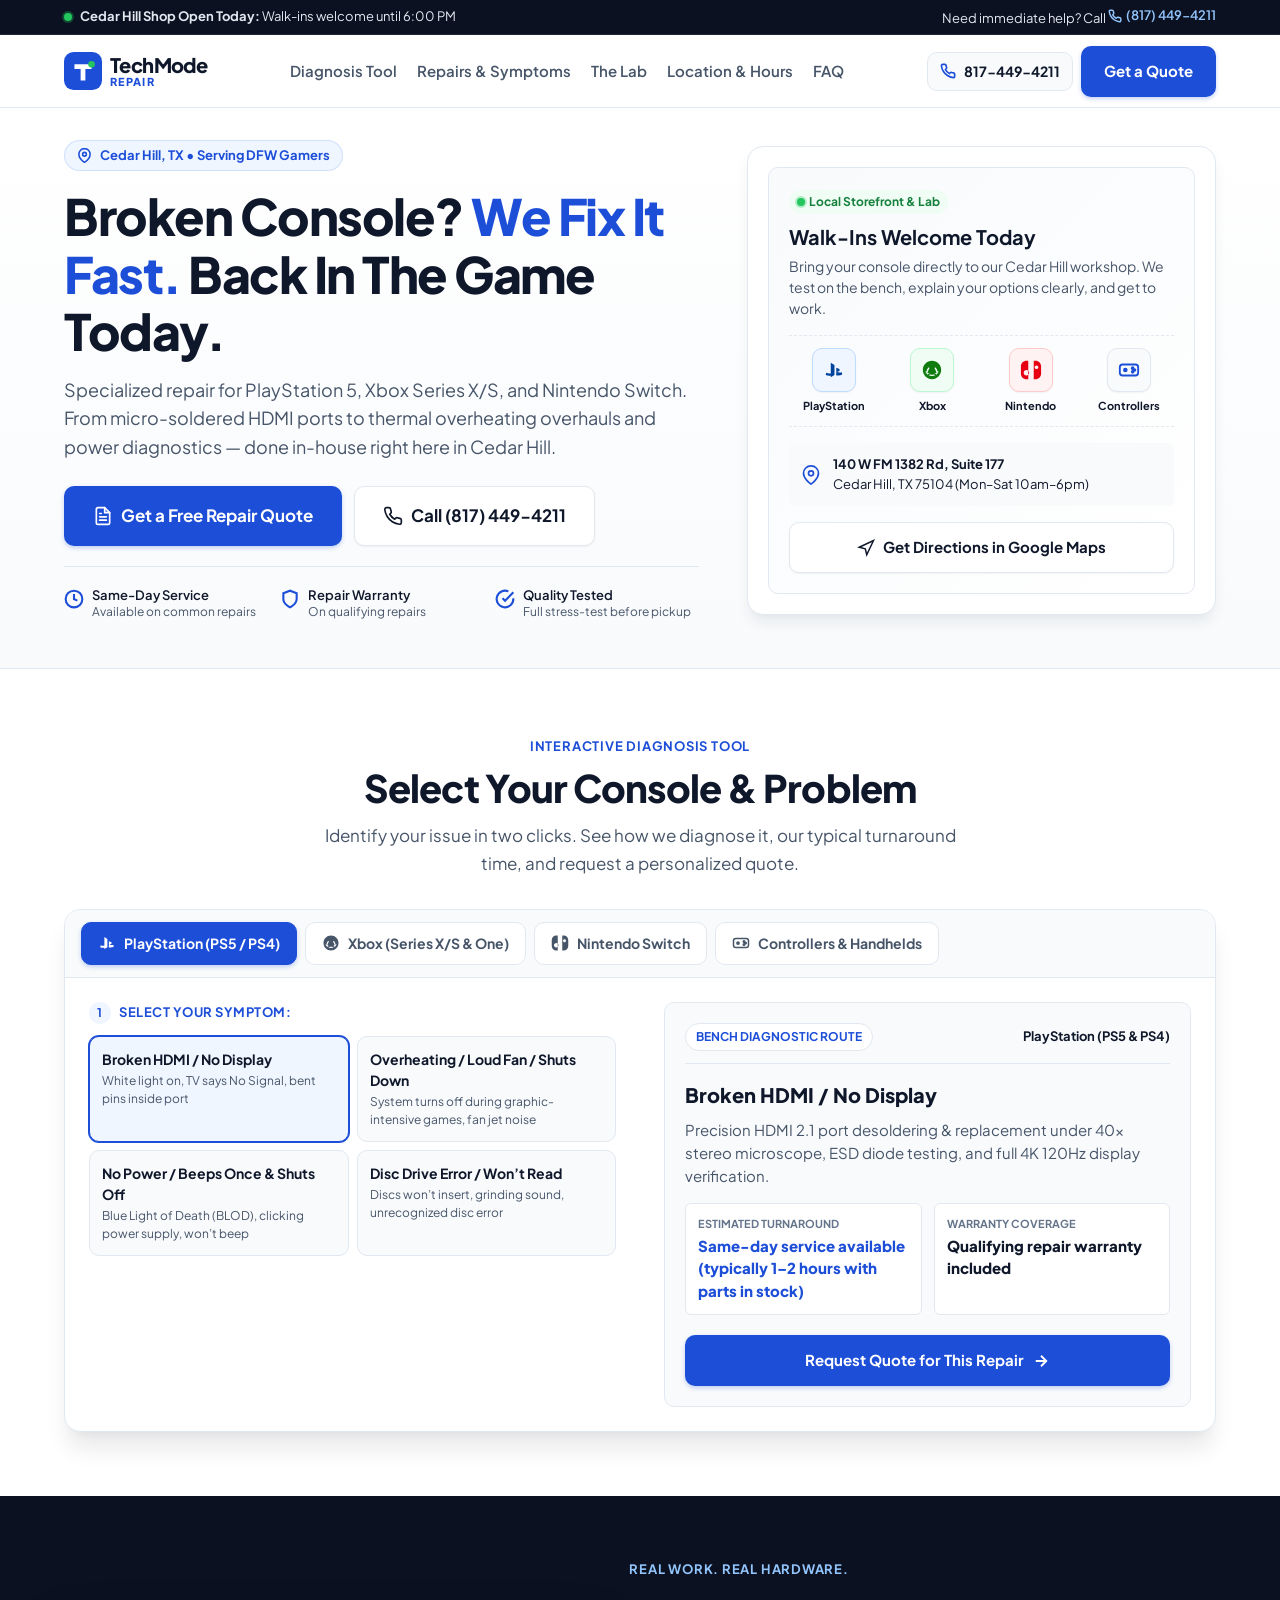
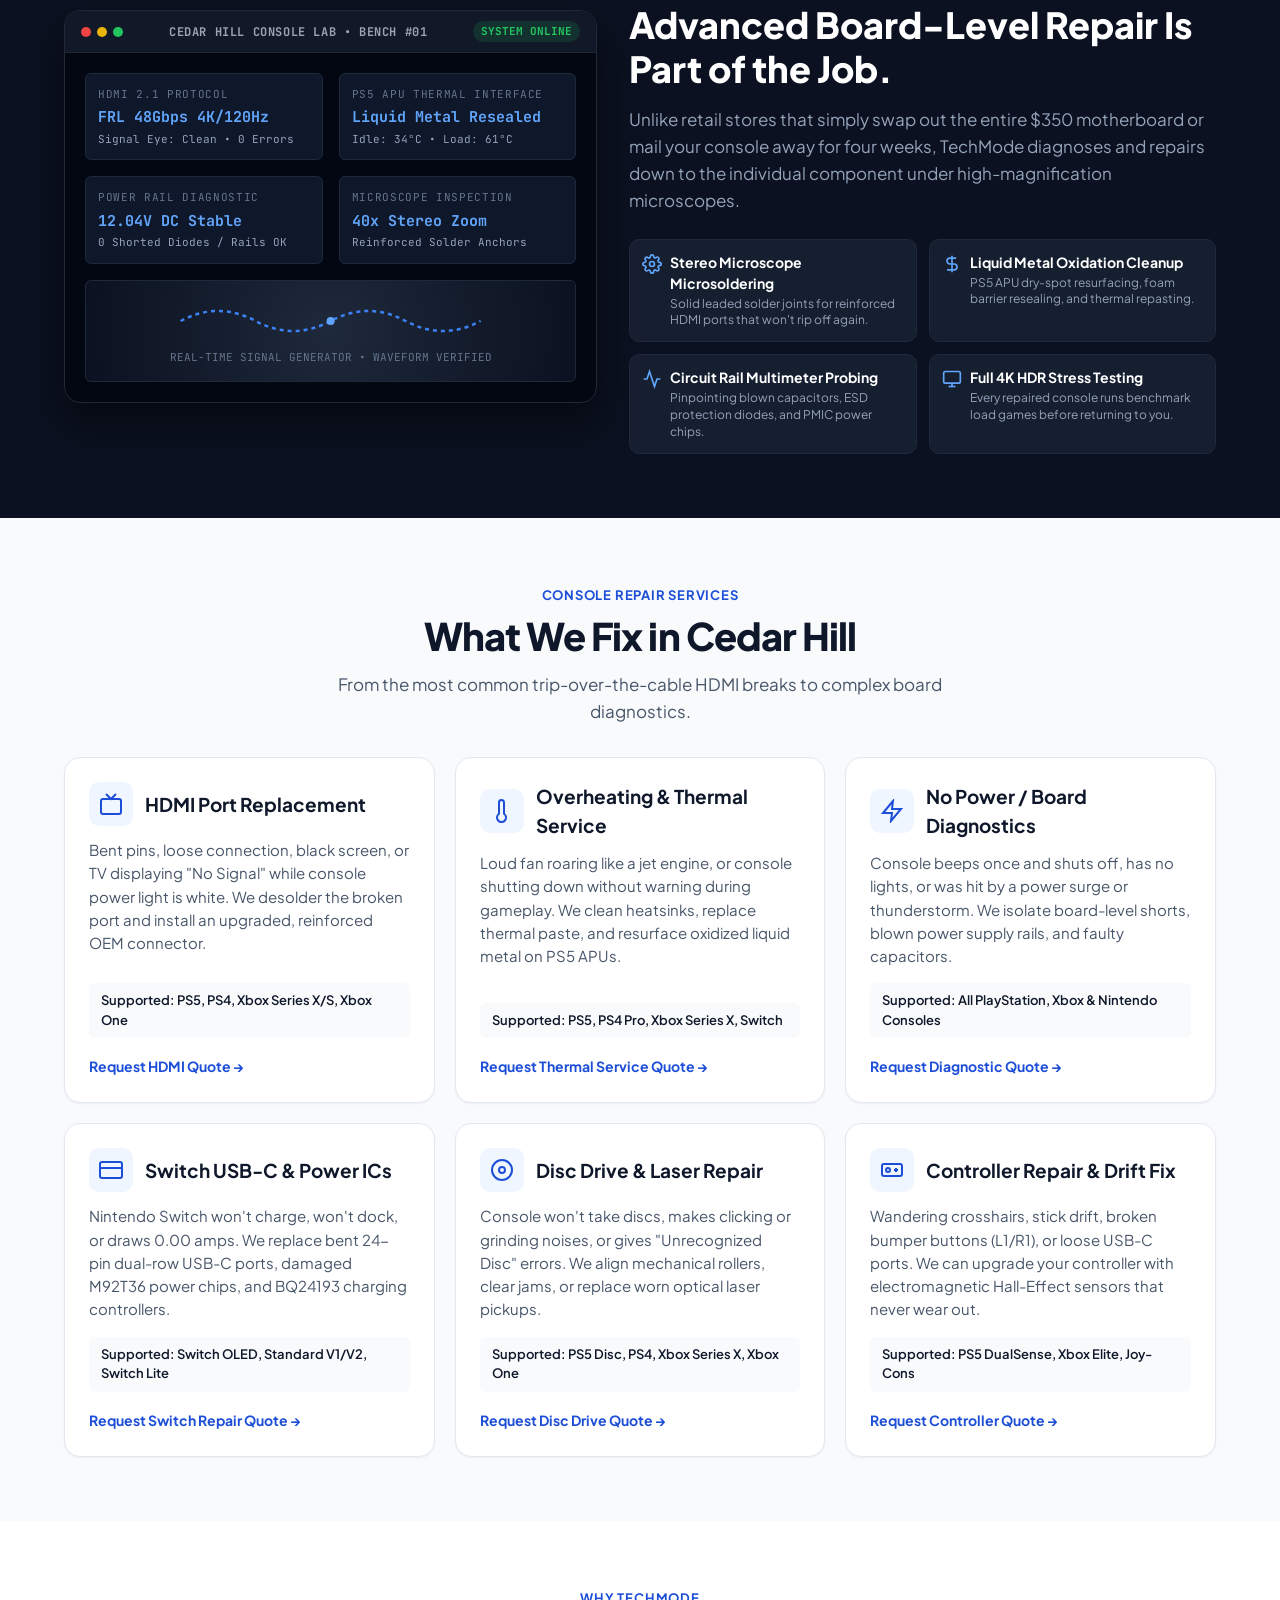
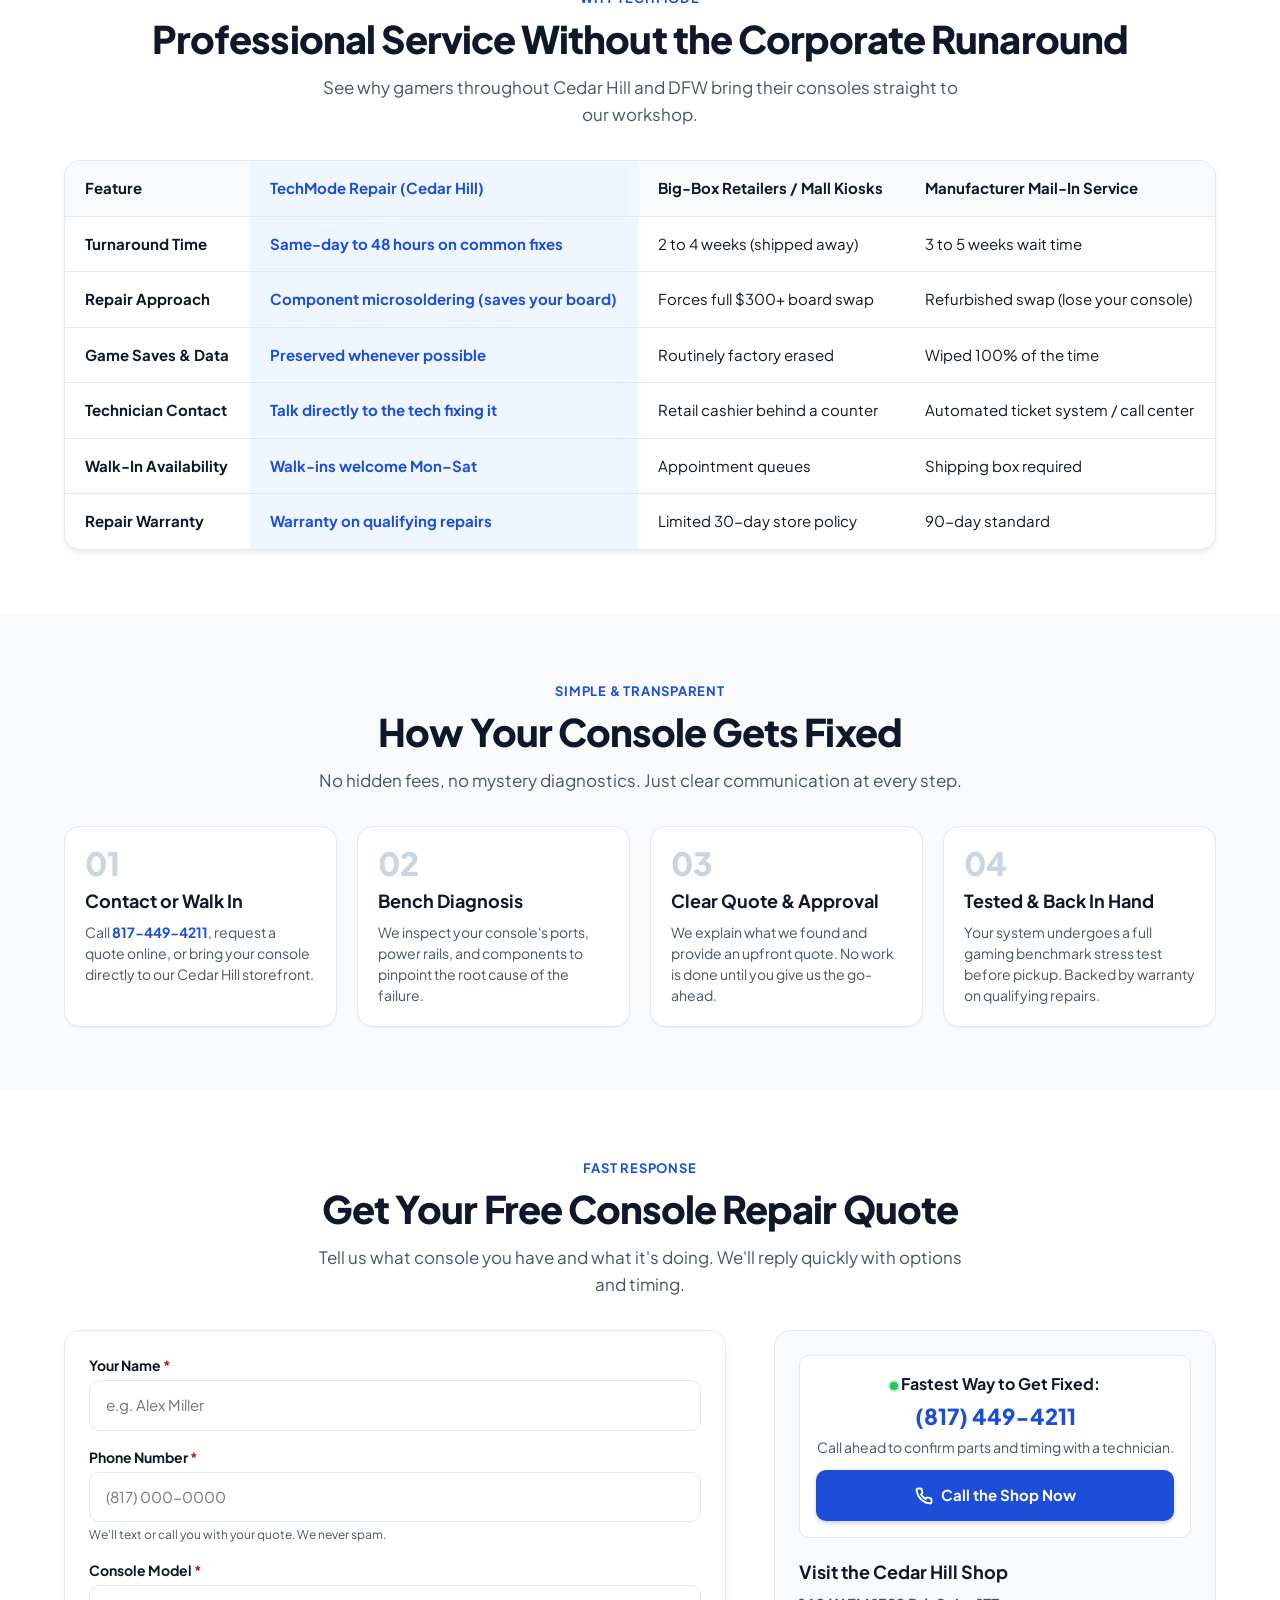
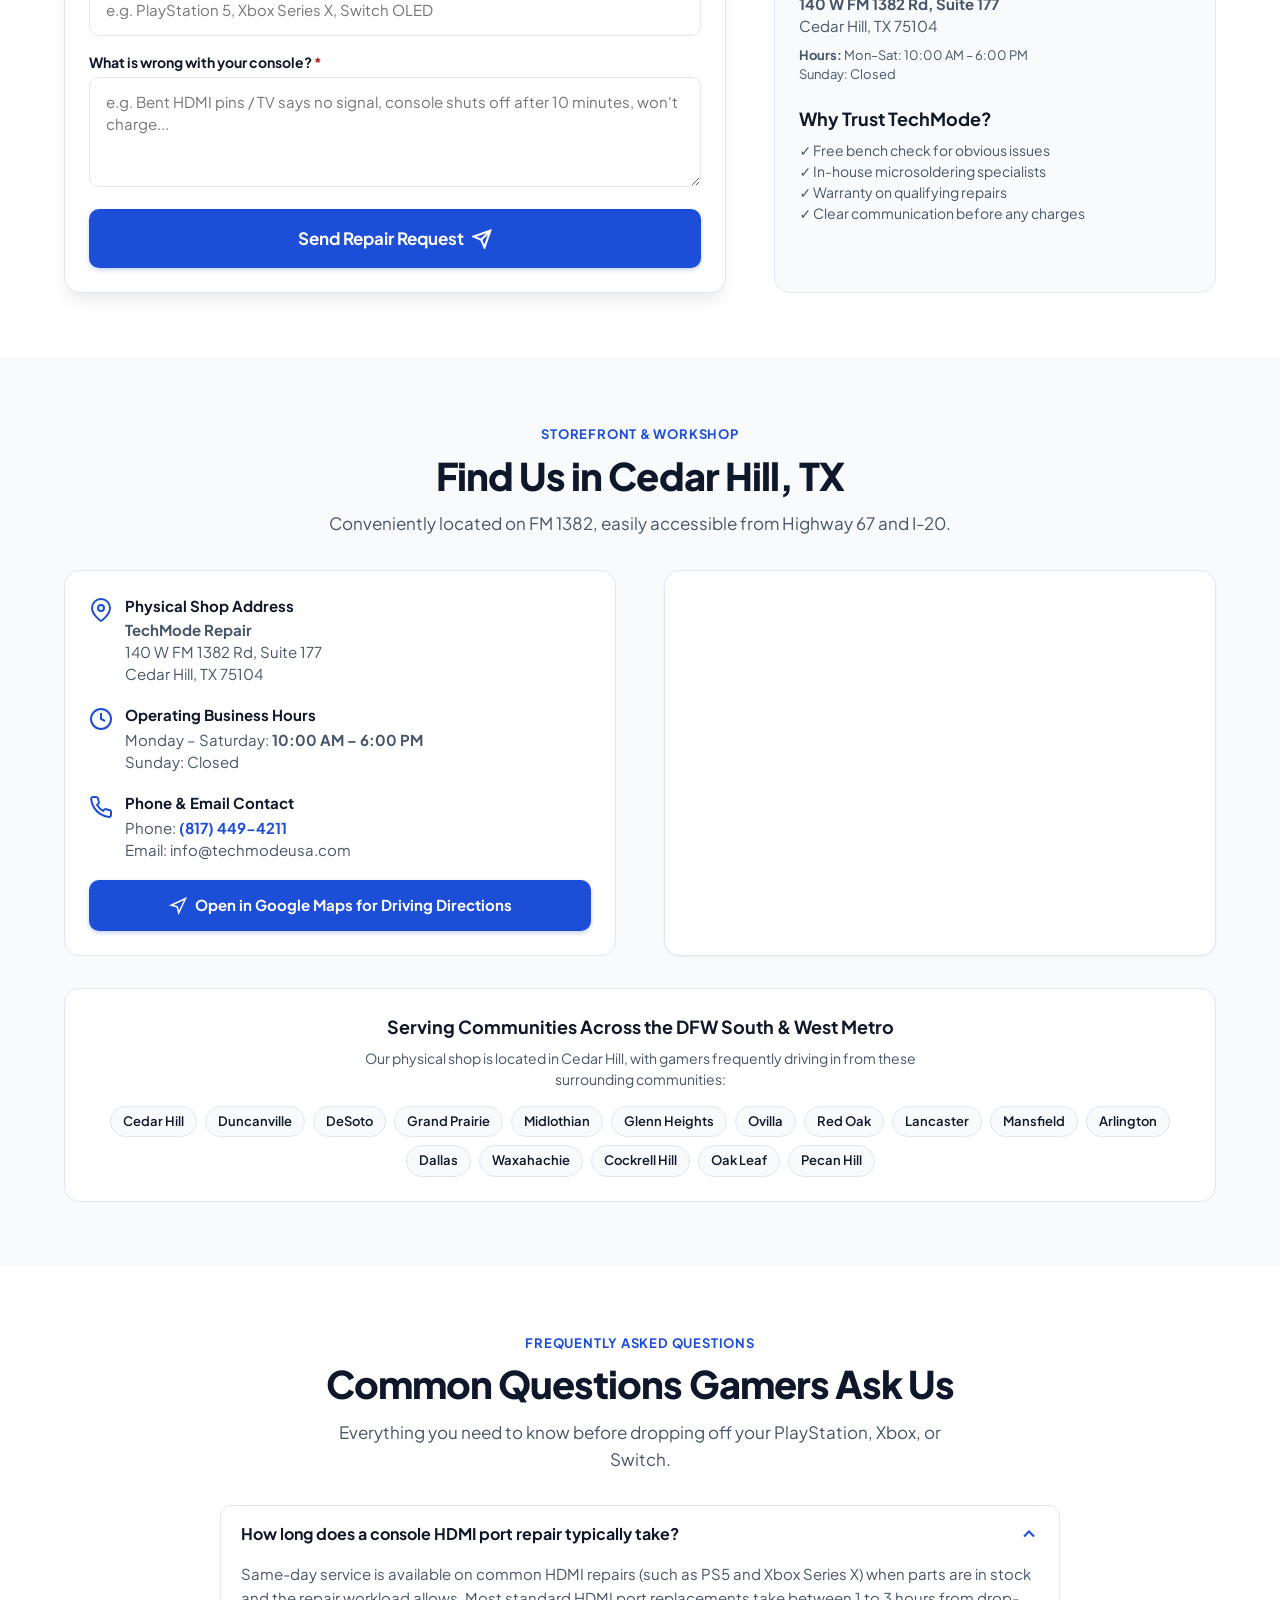
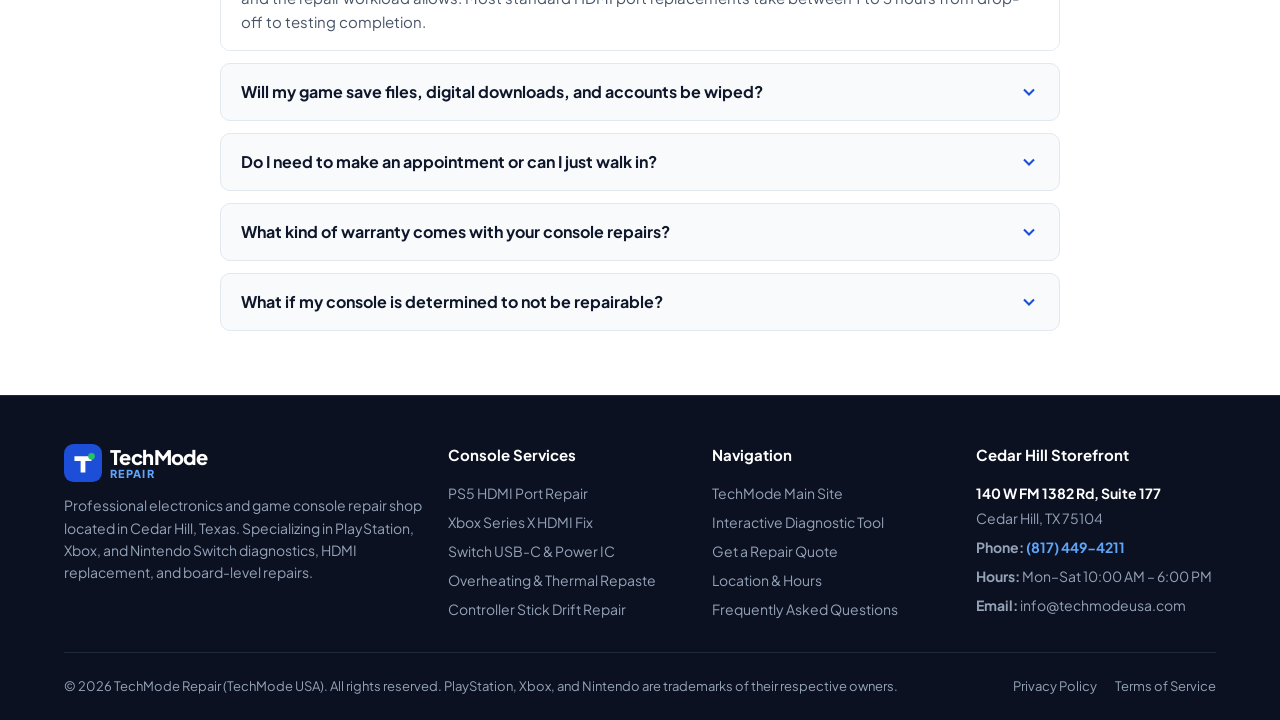
<file: index.html>
<!DOCTYPE html>
<html lang="en">

<head>
  <meta charset="UTF-8">
  <meta name="viewport" content="width=device-width, initial-scale=1.0">
  <title>Game Console Repair Near Me | TechMode Repair — Cedar Hill, TX</title>
  <meta name="description"
    content="Fast, expert game console repair in Cedar Hill, TX. PS5, Xbox Series X/S & Nintendo Switch repairs. Same-day HDMI port fixes, overheating cleaning, and board-level repairs. Walk-ins welcome at 140 W FM 1382 Ste 177 or call 817-449-4211.">
  <link rel="canonical" href="https://techmodeusa.com/game-console-repair-near-me/">

  <!-- Open Graph / Meta -->
  <meta property="og:type" content="website">
  <meta property="og:title" content="Game Console Repair Near Me | TechMode Repair — Cedar Hill, TX">
  <meta property="og:description"
    content="Fast, reliable console repair for PlayStation, Xbox, and Nintendo Switch in Cedar Hill, TX. Same-day HDMI port repair, liquid metal cleaning & board-level work.">
  <meta property="og:image" content="https://techmodeusa.com/wp-content/uploads/2025/11/cropped-TechMode-Repair.png">
  <meta property="og:url" content="https://techmodeusa.com/game-console-repair-near-me/">

  <!-- Favicon -->
  <link rel="icon" type="image/png"
    href="https://techmodeusa.com/wp-content/uploads/2025/11/cropped-TechMode-Repair.png">

  <!-- Google Fonts: Plus Jakarta Sans -->
  <link rel="preconnect" href="https://fonts.googleapis.com">
  <link rel="preconnect" href="https://fonts.gstatic.com" crossorigin>
  <link
    href="https://fonts.googleapis.com/css2?family=Plus+Jakarta+Sans:wght@400;500;600;700;800&family=JetBrains+Mono:wght@500;700&display=swap"
    rel="stylesheet">

  <!-- Custom Stylesheet -->
  <link rel="stylesheet" href="css/style.css">

  <!-- LocalBusiness Schema.org JSON-LD -->
  <script type="application/ld+json">
  {
    "@context": "https://schema.org",
    "@type": "ElectronicsStore",
    "@id": "https://techmodeusa.com/#organization",
    "name": "TechMode Repair",
    "url": "https://techmodeusa.com/",
    "telephone": "+1-817-449-4211",
    "email": "info@techmodeusa.com",
    "priceRange": "$$",
    "description": "Professional game console repair for PlayStation, Xbox, Nintendo Switch, and controllers in Cedar Hill, Texas.",
    "address": {
      "@type": "PostalAddress",
      "streetAddress": "140 W FM 1382 Ste 177",
      "addressLocality": "Cedar Hill",
      "addressRegion": "TX",
      "postalCode": "75104",
      "addressCountry": "US"
    },
    "geo": {
      "@type": "GeoCoordinates",
      "latitude": 32.5994841,
      "longitude": -96.944166
    },
    "openingHoursSpecification": [
      {
        "@type": "OpeningHoursSpecification",
        "dayOfWeek": ["Monday", "Tuesday", "Wednesday", "Thursday", "Friday", "Saturday"],
        "opens": "10:00",
        "closes": "18:00"
      }
    ],
    "areaServed": [
      "Cedar Hill", "Duncanville", "DeSoto", "Grand Prairie", 
      "Midlothian", "Glenn Heights", "Ovilla", "Red Oak", 
      "Lancaster", "Mansfield", "Arlington", "Dallas", "Waxahachie"
    ]
  }
  </script>

  <!-- Google tag (gtag.js) -->
  <script async src="https://www.googletagmanager.com/gtag/js?id=AW-18546773810"></script>
  <script>
    window.dataLayer = window.dataLayer || [];
    function gtag() { dataLayer.push(arguments); }
    gtag('js', new Date());

    gtag('config', 'AW-18546773810');
  </script>

  <!-- Google Ads Conversion Tracking (Unified Call & Quote) -->
  <script>
    function gtag_report_conversion(url) {
      var callback = function () {
        if (typeof(url) != 'undefined' && url) {
          window.location = url;
        }
      };

      // Automatically route to Call conversion for tel: links, or Quote conversion otherwise
      var sendToId = (typeof(url) === 'string' && url.indexOf('tel:') === 0)
        ? 'AW-18546773810/QrmUCICQkq8dELKe5YtF'   // Click to call conversion
        : 'AW-18546773810/WEBgCOeCmq8dELKe5YtF';  // Quote request conversion

      if (typeof gtag === 'function') {
        gtag('event', 'conversion', {
          'send_to': sendToId,
          'value': 1.0,
          'currency': 'USD',
          'event_callback': callback
        });
      } else if (typeof(url) != 'undefined' && url) {
        window.location = url;
      }
      return false;
    }

    // Direct alias for call conversion
    var gtag_report_call_conversion = gtag_report_conversion;
  </script>
</head>

<body>

  <!-- ========================================================================
       1. TOP ANNOUNCEMENT & STATUS BAR
       ======================================================================== -->
  <aside class="top-status-bar" aria-label="Shop announcement">
    <div class="container">
      <div class="status-bar-inner">
        <div class="status-pill">
          <span class="status-dot"></span>
          <span><strong>Cedar Hill Shop Open Today:</strong> Walk-ins welcome until 6:00 PM</span>
        </div>
        <div class="status-bar-contact-hint">
          <span>Need immediate help? Call </span>
          <a href="tel:+18174494211" onclick="return gtag_report_conversion('tel:+18174494211');" class="status-phone">
            <svg width="14" height="14" viewBox="0 0 24 24" fill="none" stroke="currentColor" stroke-width="2.5"
              stroke-linecap="round" stroke-linejoin="round">
              <path
                d="M22 16.92v3a2 2 0 0 1-2.18 2 19.79 19.79 0 0 1-8.63-3.07 19.5 19.5 0 0 1-6-6 19.79 19.79 0 0 1-3.07-8.67A2 2 0 0 1 4.11 2h3a2 2 0 0 1 2 1.72 12.84 12.84 0 0 0 .7 2.81 2 2 0 0 1-.45 2.11L8.09 9.91a16 16 0 0 0 6 6l1.27-1.27a2 2 0 0 1 2.11-.45 12.84 12.84 0 0 0 2.81.7A2 2 0 0 1 22 16.92z">
              </path>
            </svg>
            (817) 449-4211
          </a>
        </div>
      </div>
    </div>
  </aside>

  <!-- ========================================================================
       2. HEADER & NAVIGATION
       ======================================================================== -->
  <header class="site-header" role="banner">
    <div class="container">
      <div class="header-inner">
        <!-- Brand Logo (Pure Vector SVG - 100% Reliable & Retina Sharp) -->
        <a href="#hero" class="brand-wrapper" aria-label="TechMode Repair Home">
          <svg class="brand-logo-svg" viewBox="0 0 40 40" fill="none" xmlns="http://www.w3.org/2000/svg"
            aria-hidden="true">
            <rect width="40" height="40" rx="10" fill="#1D4ED8" />
            <path d="M11 13H29V18H22.5V30H17.5V18H11V13Z" fill="#FFFFFF" />
            <circle cx="29" cy="13" r="3.5" fill="#22C55E" />
          </svg>
          <div class="brand-text-block">
            <span class="brand-name">TechMode</span>
            <span class="brand-sub">REPAIR</span>
          </div>
        </a>

        <!-- Desktop Quick Nav -->
        <nav class="desktop-nav" aria-label="Primary navigation">
          <a href="#triage" class="nav-link">Diagnosis Tool</a>
          <a href="#services" class="nav-link">Repairs &amp; Symptoms</a>
          <a href="#workbench" class="nav-link">The Lab</a>
          <a href="#location" class="nav-link">Location &amp; Hours</a>
          <a href="#faq" class="nav-link">FAQ</a>
        </nav>

        <!-- Header Actions -->
        <div class="header-actions">
          <a href="tel:+18174494211" onclick="return gtag_report_conversion('tel:+18174494211');" class="header-phone-btn" title="Call our Cedar Hill workshop">
            <svg width="16" height="16" viewBox="0 0 24 24" fill="none" stroke="currentColor" stroke-width="2.5"
              stroke-linecap="round" stroke-linejoin="round">
              <path
                d="M22 16.92v3a2 2 0 0 1-2.18 2 19.79 19.79 0 0 1-8.63-3.07 19.5 19.5 0 0 1-6-6 19.79 19.79 0 0 1-3.07-8.67A2 2 0 0 1 4.11 2h3a2 2 0 0 1 2 1.72 12.84 12.84 0 0 0 .7 2.81 2 2 0 0 1-.45 2.11L8.09 9.91a16 16 0 0 0 6 6l1.27-1.27a2 2 0 0 1 2.11-.45 12.84 12.84 0 0 0 2.81.7A2 2 0 0 1 22 16.92z">
              </path>
            </svg>
            <span>817-449-4211</span>
          </a>
          <a href="#quote-form" class="btn btn-primary header-quote-btn" onclick="return gtag_report_conversion('#quote-form');">
            Get a Quote
          </a>
        </div>
      </div>
    </div>
  </header>

  <!-- ========================================================================
       3. HERO SECTION (High-Intent Conversion for Google Ads)
       ======================================================================== -->
  <section class="hero-section" id="hero">
    <div class="container">
      <div class="hero-grid">
        <!-- Hero Text -->
        <div class="hero-content">
          <div class="location-tag">
            <svg width="15" height="15" viewBox="0 0 24 24" fill="none" stroke="currentColor" stroke-width="2.5"
              stroke-linecap="round" stroke-linejoin="round">
              <path d="M21 10c0 7-9 13-9 13s-9-6-9-13a9 9 0 0 1 18 0z"></path>
              <circle cx="12" cy="10" r="3"></circle>
            </svg>
            <span>Cedar Hill, TX • Serving DFW Gamers</span>
          </div>

          <h1 class="hero-title">
            Broken Console? <span>We Fix It Fast.</span> Back In The Game Today.
          </h1>

          <p class="hero-lead">
            Specialized repair for PlayStation 5, Xbox Series X/S, and Nintendo Switch. From micro-soldered HDMI ports
            to thermal overheating overhauls and power diagnostics — done in-house right here in Cedar Hill.
          </p>

          <div class="hero-cta-group">
            <a href="#quote-form" class="btn btn-primary btn-lg" onclick="return gtag_report_conversion('#quote-form');">
              <svg width="20" height="20" viewBox="0 0 24 24" fill="none" stroke="currentColor" stroke-width="2"
                stroke-linecap="round" stroke-linejoin="round">
                <path d="M14 2H6a2 2 0 0 0-2 2v16a2 2 0 0 0 2 2h12a2 2 0 0 0 2-2V8z"></path>
                <polyline points="14 2 14 8 20 8"></polyline>
                <line x1="16" y1="13" x2="8" y2="13"></line>
                <line x1="16" y1="17" x2="8" y2="17"></line>
                <polyline points="10 9 9 9 8 9"></polyline>
              </svg>
              Get a Free Repair Quote
            </a>
            <a href="tel:+18174494211" onclick="return gtag_report_conversion('tel:+18174494211');" class="btn btn-secondary btn-lg">
              <svg width="20" height="20" viewBox="0 0 24 24" fill="none" stroke="currentColor" stroke-width="2"
                stroke-linecap="round" stroke-linejoin="round">
                <path
                  d="M22 16.92v3a2 2 0 0 1-2.18 2 19.79 19.79 0 0 1-8.63-3.07 19.5 19.5 0 0 1-6-6 19.79 19.79 0 0 1-3.07-8.67A2 2 0 0 1 4.11 2h3a2 2 0 0 1 2 1.72 12.84 12.84 0 0 0 .7 2.81 2 2 0 0 1-.45 2.11L8.09 9.91a16 16 0 0 0 6 6l1.27-1.27a2 2 0 0 1 2.11-.45 12.84 12.84 0 0 0 2.81.7A2 2 0 0 1 22 16.92z">
                </path>
              </svg>
              Call (817) 449-4211
            </a>
          </div>

          <!-- Micro Trust Proof -->
          <div class="hero-trust-row">
            <div class="trust-item">
              <svg class="trust-icon" viewBox="0 0 24 24" fill="none" stroke="currentColor" stroke-width="2.5">
                <circle cx="12" cy="12" r="10"></circle>
                <polyline points="12 6 12 12 16 14"></polyline>
              </svg>
              <div class="trust-text">
                Same-Day Service
                <span>Available on common repairs</span>
              </div>
            </div>
            <div class="trust-item">
              <svg class="trust-icon" viewBox="0 0 24 24" fill="none" stroke="currentColor" stroke-width="2.5">
                <path d="M12 22s8-4 8-10V5l-8-3-8 3v7c0 6 8 10 8 10z"></path>
              </svg>
              <div class="trust-text">
                Repair Warranty
                <span>On qualifying repairs</span>
              </div>
            </div>
            <div class="trust-item">
              <svg class="trust-icon" viewBox="0 0 24 24" fill="none" stroke="currentColor" stroke-width="2.5">
                <path d="M22 11.08V12a10 10 0 1 1-5.93-9.14"></path>
                <polyline points="22 4 12 14.01 9 11.01"></polyline>
              </svg>
              <div class="trust-text">
                Quality Tested
                <span>Full stress-test before pickup</span>
              </div>
            </div>
          </div>
        </div>

        <!-- Hero Intake / Storefront Card -->
        <div class="hero-visual-card">
          <div class="quick-intake-card">
            <div class="intake-badge">
              <span class="status-dot"></span> Local Storefront &amp; Lab
            </div>
            <h2 class="intake-title">Walk-Ins Welcome Today</h2>
            <p class="intake-desc">
              Bring your console directly to our Cedar Hill workshop. We test on the bench, explain your options
              clearly, and get to work.
            </p>

            <!-- Supported Consoles Logos (Crisp Vector SVG Badges) -->
            <div class="hero-console-logos">
              <div class="console-logo-box">
                <div class="console-badge-icon console-badge-ps">
                  <svg width="22" height="22" viewBox="0 0 24 24" fill="currentColor">
                    <path
                      d="M8.5 4v16l4-2.5V6.5L8.5 4zm6 5.5v5l3.5-1.5v-2L14.5 9.5zM3 17.5c2 1 4.5 1 7 .5v-2.5c-2.5.5-4.5.5-6.5-.5l-.5 2.5zm11 0c2.5 1 5 .5 7-.5l-.5-2.5c-2 .5-4 .5-6-.5v2.5z" />
                  </svg>
                </div>
                <span>PlayStation</span>
              </div>
              <div class="console-logo-box">
                <div class="console-badge-icon console-badge-xbox">
                  <svg width="22" height="22" viewBox="0 0 24 24" fill="currentColor">
                    <path
                      d="M12 2C6.48 2 2 6.48 2 12s4.48 10 10 10 10-4.48 10-10S17.52 2 12 2zm3.8 15.6c-1.1.6-2.5.9-3.8.9s-2.7-.3-3.8-.9c-.4-.2-.8-.6-.6-1 .2-.4.7-.5 1.1-.3 1 .5 2.2.8 3.3.8s2.3-.3 3.3-.8c.4-.2.9-.1 1.1.3.2.4-.2.8-.6 1zm3.2-3.1c-.8 1.4-2 2.5-3.4 3.2-.4.2-.9 0-1.1-.4-.2-.4 0-.9.4-1.1 1.1-.6 2.1-1.5 2.7-2.6.2-.4.7-.5 1.1-.3.4.2.5.7.3 1.2zm-14 0c-.2-.5 0-1 .4-1.2.4-.2.9-.1 1.1.3.6 1.1 1.6 2 2.7 2.6.4.2.6.7.4 1.1-.2.4-.7.6-1.1.4-1.5-.7-2.7-1.8-3.5-3.2zm11.3-4.8c1 1.2 1.6 2.7 1.7 4.3 0 .4-.3.8-.8.8s-.8-.3-.8-.8c-.1-1.3-.6-2.5-1.4-3.5-.3-.3-.2-.9.2-1.1.4-.2.9 0 1.1.3zm-8.6 0c.2-.3.7-.5 1.1-.3.4.2.5.8.2 1.1-.8 1-1.3 2.2-1.4 3.5 0 .5-.4.8-.8.8s-.8-.4-.8-.8c.1-1.6.7-3.1 1.7-4.3z" />
                  </svg>
                </div>
                <span>Xbox</span>
              </div>
              <div class="console-logo-box">
                <div class="console-badge-icon console-badge-switch">
                  <svg width="22" height="22" viewBox="0 0 24 24" fill="currentColor">
                    <path
                      d="M7 2C3.7 2 1 4.7 1 8v8c0 3.3 2.7 6 6 6h2V2H7zm0 16c-1.7 0-3-1.3-3-3s1.3-3 3-3 3 1.3 3 3-1.3 3-3 3zm10-16h-2v20h2c3.3 0 6-2.7 6-6V8c0-3.3-2.7-6-6-6zm1 9c-1.1 0-2-.9-2-2s.9-2 2-2 2 .9 2 2-.9 2-2 2z" />
                  </svg>
                </div>
                <span>Nintendo</span>
              </div>
              <div class="console-logo-box">
                <div class="console-badge-icon console-badge-ctrl">
                  <svg width="22" height="22" viewBox="0 0 24 24" fill="none" stroke="currentColor" stroke-width="2">
                    <rect x="2" y="6" width="20" height="12" rx="3"></rect>
                    <circle cx="8" cy="12" r="1.5" fill="currentColor"></circle>
                    <circle cx="16" cy="10" r="1" fill="currentColor"></circle>
                    <circle cx="18" cy="12" r="1" fill="currentColor"></circle>
                    <circle cx="16" cy="14" r="1" fill="currentColor"></circle>
                  </svg>
                </div>
                <span>Controllers</span>
              </div>
            </div>

            <!-- Address Snippet -->
            <div class="intake-address-box">
              <svg width="20" height="20" viewBox="0 0 24 24" fill="none" stroke="currentColor" stroke-width="2">
                <path d="M21 10c0 7-9 13-9 13s-9-6-9-13a9 9 0 0 1 18 0z"></path>
                <circle cx="12" cy="10" r="3"></circle>
              </svg>
              <div>
                <strong>140 W FM 1382 Rd, Suite 177</strong><br>
                Cedar Hill, TX 75104 (Mon–Sat 10am–6pm)
              </div>
            </div>

            <a href="https://www.google.com/maps/search/?api=1&query=140+W+FM+1382+Ste+177+Cedar+Hill+TX+75104"
              target="_blank" rel="noopener" class="btn btn-secondary btn-block">
              <svg width="18" height="18" viewBox="0 0 24 24" fill="none" stroke="currentColor" stroke-width="2">
                <polygon points="3 11 22 2 13 21 11 13 3 11"></polygon>
              </svg>
              Get Directions in Google Maps
            </a>
          </div>
        </div>
      </div>
    </div>
  </section>

  <!-- ========================================================================
       4. INTERACTIVE CONSOLE TRIAGE & ESTIMATOR TOOL
       ======================================================================== -->
  <section class="triage-section" id="triage">
    <div class="container">
      <div class="section-header text-center">
        <div class="section-kicker">Interactive Diagnosis Tool</div>
        <h2 class="section-title">Select Your Console &amp; Problem</h2>
        <p class="section-subtitle">
          Identify your issue in two clicks. See how we diagnose it, our typical turnaround time, and request a
          personalized quote.
        </p>
      </div>

      <div class="triage-card">
        <!-- Console Tabs Header -->
        <div class="triage-tabs-header" role="tablist" aria-label="Console Selection">
          <button class="triage-tab-btn active" data-console="ps" role="tab" aria-selected="true">
            <svg width="18" height="18" viewBox="0 0 24 24" fill="currentColor">
              <path
                d="M8.5 4v16l4-2.5V6.5L8.5 4zm6 5.5v5l3.5-1.5v-2L14.5 9.5zM3 17.5c2 1 4.5 1 7 .5v-2.5c-2.5.5-4.5.5-6.5-.5l-.5 2.5zm11 0c2.5 1 5 .5 7-.5l-.5-2.5c-2 .5-4 .5-6-.5v2.5z" />
            </svg>
            <span>PlayStation (PS5 / PS4)</span>
          </button>
          <button class="triage-tab-btn" data-console="xbox" role="tab" aria-selected="false">
            <svg width="18" height="18" viewBox="0 0 24 24" fill="currentColor">
              <path
                d="M12 2C6.48 2 2 6.48 2 12s4.48 10 10 10 10-4.48 10-10S17.52 2 12 2zm3.8 15.6c-1.1.6-2.5.9-3.8.9s-2.7-.3-3.8-.9c-.4-.2-.8-.6-.6-1 .2-.4.7-.5 1.1-.3 1 .5 2.2.8 3.3.8s2.3-.3 3.3-.8c.4-.2.9-.1 1.1.3.2.4-.2.8-.6 1zm3.2-3.1c-.8 1.4-2 2.5-3.4 3.2-.4.2-.9 0-1.1-.4-.2-.4 0-.9.4-1.1 1.1-.6 2.1-1.5 2.7-2.6.2-.4.7-.5 1.1-.3.4.2.5.7.3 1.2zm-14 0c-.2-.5 0-1 .4-1.2.4-.2.9-.1 1.1.3.6 1.1 1.6 2 2.7 2.6.4.2.6.7.4 1.1-.2.4-.7.6-1.1.4-1.5-.7-2.7-1.8-3.5-3.2zm11.3-4.8c1 1.2 1.6 2.7 1.7 4.3 0 .4-.3.8-.8.8s-.8-.3-.8-.8c-.1-1.3-.6-2.5-1.4-3.5-.3-.3-.2-.9.2-1.1.4-.2.9 0 1.1.3zm-8.6 0c.2-.3.7-.5 1.1-.3.4.2.5.8.2 1.1-.8 1-1.3 2.2-1.4 3.5 0 .5-.4.8-.8.8s-.8-.4-.8-.8c.1-1.6.7-3.1 1.7-4.3z" />
            </svg>
            <span>Xbox (Series X/S &amp; One)</span>
          </button>
          <button class="triage-tab-btn" data-console="switch" role="tab" aria-selected="false">
            <svg width="18" height="18" viewBox="0 0 24 24" fill="currentColor">
              <path
                d="M7 2C3.7 2 1 4.7 1 8v8c0 3.3 2.7 6 6 6h2V2H7zm0 16c-1.7 0-3-1.3-3-3s1.3-3 3-3 3 1.3 3 3-1.3 3-3 3zm10-16h-2v20h2c3.3 0 6-2.7 6-6V8c0-3.3-2.7-6-6-6zm1 9c-1.1 0-2-.9-2-2s.9-2 2-2 2 .9 2 2-.9 2-2 2z" />
            </svg>
            <span>Nintendo Switch</span>
          </button>
          <button class="triage-tab-btn" data-console="controllers" role="tab" aria-selected="false">
            <svg width="18" height="18" viewBox="0 0 24 24" fill="none" stroke="currentColor" stroke-width="2">
              <rect x="2" y="6" width="20" height="12" rx="3"></rect>
              <circle cx="8" cy="12" r="1.5" fill="currentColor"></circle>
              <circle cx="16" cy="10" r="1" fill="currentColor"></circle>
              <circle cx="18" cy="12" r="1" fill="currentColor"></circle>
              <circle cx="16" cy="14" r="1" fill="currentColor"></circle>
            </svg>
            <span>Controllers &amp; Handhelds</span>
          </button>
        </div>

        <!-- Triage Body -->
        <div class="triage-body">
          <!-- Step 2: Symptoms -->
          <div>
            <div class="triage-step-label">
              <span class="triage-step-number">1</span>
              <span>Select Your Symptom:</span>
            </div>
            <div class="symptom-grid" id="symptom-chips-container">
              <!-- Dynamically populated via JS -->
            </div>
          </div>

          <!-- Step 3: Diagnostic Output -->
          <div class="triage-output-panel">
            <div>
              <div class="diagnosis-header">
                <span class="diagnosis-tag">Bench Diagnostic Route</span>
                <span class="diagnosis-device-badge" id="triage-device-badge">PlayStation (PS5 &amp; PS4)</span>
              </div>
              <div class="diagnosis-content">
                <h3 class="diagnosis-title" id="triage-diagnosis-title">Broken HDMI / No Display</h3>
                <p class="diagnosis-desc" id="triage-diagnosis-desc">
                  Precision HDMI 2.1 port desoldering &amp; replacement under 40x stereo microscope, ESD diode testing,
                  and full 4K 120Hz display verification.
                </p>
                <div class="diagnosis-metrics">
                  <div class="metric-card">
                    <div class="metric-label">Estimated Turnaround</div>
                    <div class="metric-value highlight" id="triage-turnaround">Same-Day Available</div>
                  </div>
                  <div class="metric-card">
                    <div class="metric-label">Warranty Coverage</div>
                    <div class="metric-value" id="triage-warranty">Qualifying Repair Warranty</div>
                  </div>
                </div>
              </div>
            </div>

            <div>
              <button type="button" class="btn btn-primary btn-block" id="apply-triage-to-quote" onclick="return gtag_report_conversion('#quote-form');">
                <span>Request Quote for This Repair</span>
                <svg width="18" height="18" viewBox="0 0 24 24" fill="none" stroke="currentColor" stroke-width="2.5">
                  <line x1="5" y1="12" x2="19" y2="12"></line>
                  <polyline points="12 5 19 12 12 19"></polyline>
                </svg>
              </button>
            </div>
          </div>
        </div>
      </div>
    </div>
  </section>

  <!-- ========================================================================
       5. REAL HARDWARE VIDEO & BENCH SHOWCASE (Anti-AI-Slop Authenticity)
       ======================================================================== -->
  <section class="workbench-section" id="workbench">
    <div class="container">
      <div class="workbench-grid">
        <!-- Interactive Hardware Bench Terminal (100% Reliable & Retina Sharp) -->
        <div class="hardware-terminal-card" aria-label="Console Diagnostic Bench Terminal">
          <div class="terminal-header">
            <div class="terminal-dots">
              <span class="terminal-dot dot-red"></span>
              <span class="terminal-dot dot-yellow"></span>
              <span class="terminal-dot dot-green"></span>
            </div>
            <div class="terminal-title">Cedar Hill Console Lab • Bench #01</div>
            <span class="terminal-status-tag">SYSTEM ONLINE</span>
          </div>
          <div class="terminal-body">
            <div class="terminal-grid">
              <div class="terminal-panel">
                <div class="terminal-panel-label">HDMI 2.1 Protocol</div>
                <div class="terminal-panel-value">FRL 48Gbps 4K/120Hz</div>
                <div class="terminal-panel-sub">Signal Eye: Clean • 0 Errors</div>
              </div>
              <div class="terminal-panel">
                <div class="terminal-panel-label">PS5 APU Thermal Interface</div>
                <div class="terminal-panel-value">Liquid Metal Resealed</div>
                <div class="terminal-panel-sub">Idle: 34°C • Load: 61°C</div>
              </div>
              <div class="terminal-panel">
                <div class="terminal-panel-label">Power Rail Diagnostic</div>
                <div class="terminal-panel-value">12.04V DC Stable</div>
                <div class="terminal-panel-sub">0 Shorted Diodes / Rails OK</div>
              </div>
              <div class="terminal-panel">
                <div class="terminal-panel-label">Microscope Inspection</div>
                <div class="terminal-panel-value">40x Stereo Zoom</div>
                <div class="terminal-panel-sub">Reinforced Solder Anchors</div>
              </div>
            </div>
            <div class="terminal-schematic">
              <svg width="100%" height="48" viewBox="0 0 300 48" fill="none" xmlns="http://www.w3.org/2000/svg">
                <path class="schematic-wave" d="M0 24 Q37.5 4 75 24 T150 24 T225 24 T300 24" stroke="#3B82F6"
                  stroke-width="2.5" fill="none" />
                <circle cx="150" cy="24" r="4" fill="#60A5FA" />
              </svg>
              <div style="font-size:0.6875rem;color:#64748b;margin-top:4px;">REAL-TIME SIGNAL GENERATOR &bull; WAVEFORM
                VERIFIED</div>
            </div>
          </div>
        </div>

        <!-- Explanatory Technical Content -->
        <div class="workbench-info">
          <div class="section-kicker section-kicker--light">Real Work. Real Hardware.</div>
          <h2 class="workbench-title">Advanced Board-Level Repair Is Part of the Job.</h2>
          <p class="workbench-desc">
            Unlike retail stores that simply swap out the entire $350 motherboard or mail your console away for four
            weeks, TechMode diagnoses and repairs down to the individual component under high-magnification microscopes.
          </p>

          <div class="spec-pills-list">
            <div class="spec-pill-item">
              <svg width="20" height="20" viewBox="0 0 24 24" fill="none" stroke="currentColor" stroke-width="2">
                <circle cx="12" cy="12" r="3"></circle>
                <path
                  d="M19.4 15a1.65 1.65 0 0 0 .33 1.82l.06.06a2 2 0 0 1 0 2.83 2 2 0 0 1-2.83 0l-.06-.06a1.65 1.65 0 0 0-1.82-.33 1.65 1.65 0 0 0-1 1.51V21a2 2 0 0 1-2 2 2 2 0 0 1-2-2v-.09A1.65 1.65 0 0 0 9 19.4a1.65 1.65 0 0 0-1.82.33l-.06.06a2 2 0 0 1-2.83 0 2 2 0 0 1 0-2.83l.06-.06a1.65 1.65 0 0 0 .33-1.82 1.65 1.65 0 0 0-1.51-1H3a2 2 0 0 1-2-2 2 2 0 0 1 2-2h.09A1.65 1.65 0 0 0 4.6 9a1.65 1.65 0 0 0-.33-1.82l-.06-.06a2 2 0 0 1 0-2.83 2 2 0 0 1 2.83 0l.06.06a1.65 1.65 0 0 0 1.82.33H9a1.65 1.65 0 0 0 1-1.51V3a2 2 0 0 1 2-2 2 2 0 0 1 2 2v.09a1.65 1.65 0 0 0 1 1.51 1.65 1.65 0 0 0 1.82-.33l.06-.06a2 2 0 0 1 2.83 0 2 2 0 0 1 0 2.83l-.06.06a1.65 1.65 0 0 0-.33 1.82V9a1.65 1.65 0 0 0 1.51 1H21a2 2 0 0 1 2 2 2 2 0 0 1-2 2h-.09a1.65 1.65 0 0 0-1.51 1z">
                </path>
              </svg>
              <div>
                <div class="spec-pill-title">Stereo Microscope Microsoldering</div>
                <div class="spec-pill-desc">Solid leaded solder joints for reinforced HDMI ports that won't rip off
                  again.</div>
              </div>
            </div>
            <div class="spec-pill-item">
              <svg width="20" height="20" viewBox="0 0 24 24" fill="none" stroke="currentColor" stroke-width="2">
                <path d="M12 2v20M17 5H9.5a3.5 3.5 0 0 0 0 7h5a3.5 3.5 0 0 1 0 7H6"></path>
              </svg>
              <div>
                <div class="spec-pill-title">Liquid Metal Oxidation Cleanup</div>
                <div class="spec-pill-desc">PS5 APU dry-spot resurfacing, foam barrier resealing, and thermal repasting.
                </div>
              </div>
            </div>
            <div class="spec-pill-item">
              <svg width="20" height="20" viewBox="0 0 24 24" fill="none" stroke="currentColor" stroke-width="2">
                <polyline points="22 12 18 12 15 21 9 3 6 12 2 12"></polyline>
              </svg>
              <div>
                <div class="spec-pill-title">Circuit Rail Multimeter Probing</div>
                <div class="spec-pill-desc">Pinpointing blown capacitors, ESD protection diodes, and PMIC power chips.
                </div>
              </div>
            </div>
            <div class="spec-pill-item">
              <svg width="20" height="20" viewBox="0 0 24 24" fill="none" stroke="currentColor" stroke-width="2">
                <rect x="2" y="3" width="20" height="14" rx="2" ry="2"></rect>
                <line x1="8" y1="21" x2="16" y2="21"></line>
                <line x1="12" y1="17" x2="12" y2="21"></line>
              </svg>
              <div>
                <div class="spec-pill-title">Full 4K HDR Stress Testing</div>
                <div class="spec-pill-desc">Every repaired console runs benchmark load games before returning to you.
                </div>
              </div>
            </div>
          </div>
        </div>
      </div>
    </div>
  </section>

  <!-- ========================================================================
       6. COMMON CONSOLE REPAIRS & SYMPTOMS
       ======================================================================== -->
  <section class="services-section" id="services">
    <div class="container">
      <div class="section-header text-center">
        <div class="section-kicker">Console Repair Services</div>
        <h2 class="section-title">What We Fix in Cedar Hill</h2>
        <p class="section-subtitle">
          From the most common trip-over-the-cable HDMI breaks to complex board diagnostics.
        </p>
      </div>

      <div class="services-grid">
        <!-- Service 1: HDMI -->
        <article class="service-card">
          <div>
            <div class="service-header">
              <div class="service-icon-box">
                <svg width="24" height="24" viewBox="0 0 24 24" fill="none" stroke="currentColor" stroke-width="2">
                  <rect x="2" y="7" width="20" height="15" rx="2" ry="2"></rect>
                  <polyline points="17 2 12 7 7 2"></polyline>
                </svg>
              </div>
              <h3 class="service-title">HDMI Port Replacement</h3>
            </div>
            <p class="service-desc">
              Bent pins, loose connection, black screen, or TV displaying "No Signal" while console power light is
              white. We desolder the broken port and install an upgraded, reinforced OEM connector.
            </p>
          </div>
          <div>
            <div class="service-models">Supported: PS5, PS4, Xbox Series X/S, Xbox One</div>
            <a href="#quote-form" class="service-cta-link" onclick="return gtag_report_conversion('#quote-form');">Request HDMI Quote &rarr;</a>
          </div>
        </article>

        <!-- Service 2: Overheating -->
        <article class="service-card">
          <div>
            <div class="service-header">
              <div class="service-icon-box">
                <svg width="24" height="24" viewBox="0 0 24 24" fill="none" stroke="currentColor" stroke-width="2">
                  <path d="M14 14.76V3.5a2.5 2.5 0 0 0-5 0v11.26a4.5 4.5 0 1 0 5 0z"></path>
                </svg>
              </div>
              <h3 class="service-title">Overheating &amp; Thermal Service</h3>
            </div>
            <p class="service-desc">
              Loud fan roaring like a jet engine, or console shutting down without warning during gameplay. We clean
              heatsinks, replace thermal paste, and resurface oxidized liquid metal on PS5 APUs.
            </p>
          </div>
          <div>
            <div class="service-models">Supported: PS5, PS4 Pro, Xbox Series X, Switch</div>
            <a href="#quote-form" class="service-cta-link" onclick="return gtag_report_conversion('#quote-form');">Request Thermal Service Quote &rarr;</a>
          </div>
        </article>

        <!-- Service 3: No Power -->
        <article class="service-card">
          <div>
            <div class="service-header">
              <div class="service-icon-box">
                <svg width="24" height="24" viewBox="0 0 24 24" fill="none" stroke="currentColor" stroke-width="2">
                  <polygon points="13 2 3 14 12 14 11 22 21 10 12 10 13 2"></polygon>
                </svg>
              </div>
              <h3 class="service-title">No Power / Board Diagnostics</h3>
            </div>
            <p class="service-desc">
              Console beeps once and shuts off, has no lights, or was hit by a power surge or thunderstorm. We isolate
              board-level shorts, blown power supply rails, and faulty capacitors.
            </p>
          </div>
          <div>
            <div class="service-models">Supported: All PlayStation, Xbox &amp; Nintendo Consoles</div>
            <a href="#quote-form" class="service-cta-link" onclick="return gtag_report_conversion('#quote-form');">Request Diagnostic Quote &rarr;</a>
          </div>
        </article>

        <!-- Service 4: Switch USB-C -->
        <article class="service-card">
          <div>
            <div class="service-header">
              <div class="service-icon-box">
                <svg width="24" height="24" viewBox="0 0 24 24" fill="none" stroke="currentColor" stroke-width="2">
                  <rect x="1" y="4" width="22" height="16" rx="2" ry="2"></rect>
                  <line x1="1" y1="10" x2="23" y2="10"></line>
                </svg>
              </div>
              <h3 class="service-title">Switch USB-C &amp; Power ICs</h3>
            </div>
            <p class="service-desc">
              Nintendo Switch won't charge, won't dock, or draws 0.00 amps. We replace bent 24-pin dual-row USB-C ports,
              damaged M92T36 power chips, and BQ24193 charging controllers.
            </p>
          </div>
          <div>
            <div class="service-models">Supported: Switch OLED, Standard V1/V2, Switch Lite</div>
            <a href="#quote-form" class="service-cta-link" onclick="return gtag_report_conversion('#quote-form');">Request Switch Repair Quote &rarr;</a>
          </div>
        </article>

        <!-- Service 5: Disc Drive -->
        <article class="service-card">
          <div>
            <div class="service-header">
              <div class="service-icon-box">
                <svg width="24" height="24" viewBox="0 0 24 24" fill="none" stroke="currentColor" stroke-width="2">
                  <circle cx="12" cy="12" r="10"></circle>
                  <circle cx="12" cy="12" r="3"></circle>
                </svg>
              </div>
              <h3 class="service-title">Disc Drive &amp; Laser Repair</h3>
            </div>
            <p class="service-desc">
              Console won't take discs, makes clicking or grinding noises, or gives "Unrecognized Disc" errors. We align
              mechanical rollers, clear jams, or replace worn optical laser pickups.
            </p>
          </div>
          <div>
            <div class="service-models">Supported: PS5 Disc, PS4, Xbox Series X, Xbox One</div>
            <a href="#quote-form" class="service-cta-link" onclick="return gtag_report_conversion('#quote-form');">Request Disc Drive Quote &rarr;</a>
          </div>
        </article>

        <!-- Service 6: Controllers -->
        <article class="service-card">
          <div>
            <div class="service-header">
              <div class="service-icon-box">
                <svg width="24" height="24" viewBox="0 0 24 24" fill="none" stroke="currentColor" stroke-width="2">
                  <rect x="2" y="6" width="20" height="12" rx="2"></rect>
                  <circle cx="8" cy="12" r="2"></circle>
                  <path d="M16 10v4M14 12h4"></path>
                </svg>
              </div>
              <h3 class="service-title">Controller Repair &amp; Drift Fix</h3>
            </div>
            <p class="service-desc">
              Wandering crosshairs, stick drift, broken bumper buttons (L1/R1), or loose USB-C ports. We can upgrade
              your controller with electromagnetic Hall-Effect sensors that never wear out.
            </p>
          </div>
          <div>
            <div class="service-models">Supported: PS5 DualSense, Xbox Elite, Joy-Cons</div>
            <a href="#quote-form" class="service-cta-link" onclick="return gtag_report_conversion('#quote-form');">Request Controller Quote &rarr;</a>
          </div>
        </article>
      </div>
    </div>
  </section>

  <!-- ========================================================================
       7. DIRECT COMPARISON: TECHMODE VS BIG-BOX & MAIL-IN
       ======================================================================== -->
  <section class="comparison-section">
    <div class="container">
      <div class="section-header text-center">
        <div class="section-kicker">Why TechMode</div>
        <h2 class="section-title">Professional Service Without the Corporate Runaround</h2>
        <p class="section-subtitle">
          See why gamers throughout Cedar Hill and DFW bring their consoles straight to our workshop.
        </p>
      </div>

      <div class="comparison-table-wrap">
        <table class="comparison-table" aria-label="Comparison between TechMode and alternatives">
          <thead>
            <tr>
              <th scope="col">Feature</th>
              <th scope="col" class="techmode-col">TechMode Repair (Cedar Hill)</th>
              <th scope="col">Big-Box Retailers / Mall Kiosks</th>
              <th scope="col">Manufacturer Mail-In Service</th>
            </tr>
          </thead>
          <tbody>
            <tr>
              <td><strong>Turnaround Time</strong></td>
              <td class="techmode-col"><strong>Same-day to 48 hours</strong> on common fixes</td>
              <td>2 to 4 weeks (shipped away)</td>
              <td>3 to 5 weeks wait time</td>
            </tr>
            <tr>
              <td><strong>Repair Approach</strong></td>
              <td class="techmode-col"><strong>Component microsoldering</strong> (saves your board)</td>
              <td>Forces full $300+ board swap</td>
              <td>Refurbished swap (lose your console)</td>
            </tr>
            <tr>
              <td><strong>Game Saves &amp; Data</strong></td>
              <td class="techmode-col"><strong>Preserved whenever possible</strong></td>
              <td>Routinely factory erased</td>
              <td>Wiped 100% of the time</td>
            </tr>
            <tr>
              <td><strong>Technician Contact</strong></td>
              <td class="techmode-col"><strong>Talk directly to the tech fixing it</strong></td>
              <td>Retail cashier behind a counter</td>
              <td>Automated ticket system / call center</td>
            </tr>
            <tr>
              <td><strong>Walk-In Availability</strong></td>
              <td class="techmode-col"><strong>Walk-ins welcome Mon–Sat</strong></td>
              <td>Appointment queues</td>
              <td>Shipping box required</td>
            </tr>
            <tr>
              <td><strong>Repair Warranty</strong></td>
              <td class="techmode-col"><strong>Warranty on qualifying repairs</strong></td>
              <td>Limited 30-day store policy</td>
              <td>90-day standard</td>
            </tr>
          </tbody>
        </table>
      </div>
    </div>
  </section>

  <!-- ========================================================================
       8. 4-STEP FRICTIONLESS REPAIR PROCESS
       ======================================================================== -->
  <section class="process-section">
    <div class="container">
      <div class="section-header text-center">
        <div class="section-kicker">Simple &amp; Transparent</div>
        <h2 class="section-title">How Your Console Gets Fixed</h2>
        <p class="section-subtitle">
          No hidden fees, no mystery diagnostics. Just clear communication at every step.
        </p>
      </div>

      <div class="process-grid">
        <div class="process-card">
          <div class="process-number">01</div>
          <h3 class="process-title">Contact or Walk In</h3>
          <p class="process-desc">
            Call <a href="tel:+18174494211" onclick="return gtag_report_conversion('tel:+18174494211');" style="color:var(--color-primary);font-weight:700;">817-449-4211</a>, request
            a quote online, or bring your console directly to our Cedar Hill storefront.
          </p>
        </div>

        <div class="process-card">
          <div class="process-number">02</div>
          <h3 class="process-title">Bench Diagnosis</h3>
          <p class="process-desc">
            We inspect your console's ports, power rails, and components to pinpoint the root cause of the failure.
          </p>
        </div>

        <div class="process-card">
          <div class="process-number">03</div>
          <h3 class="process-title">Clear Quote &amp; Approval</h3>
          <p class="process-desc">
            We explain what we found and provide an upfront quote. No work is done until you give us the go-ahead.
          </p>
        </div>

        <div class="process-card">
          <div class="process-number">04</div>
          <h3 class="process-title">Tested &amp; Back In Hand</h3>
          <p class="process-desc">
            Your system undergoes a full gaming benchmark stress test before pickup. Backed by warranty on qualifying
            repairs.
          </p>
        </div>
      </div>
    </div>
  </section>

  <!-- ========================================================================
       9. HIGH-CONVERTING QUOTE REQUEST FORM (Matching techmodeusa.com)
       ======================================================================== -->
  <section class="quote-section" id="quote-form">
    <div class="container">
      <div class="section-header text-center">
        <div class="section-kicker">Fast Response</div>
        <h2 class="section-title">Get Your Free Console Repair Quote</h2>
        <p class="section-subtitle">
          Tell us what console you have and what it's doing. We'll reply quickly with options and timing.
        </p>
      </div>

      <div class="quote-grid">
        <!-- Quote Form -->
        <div class="quote-form-card">
          <div id="form-status-alert" class="form-status-alert" role="alert"></div>

          <form id="console-repair-form" action="https://formsubmit.co/itzcoatl16@hotmail.com" method="POST" novalidate>
            <!-- FormSubmit Anti-Spam & Configuration -->
            <input type="text" name="_honey" style="display:none" tabindex="-1" autocomplete="off">
            <input type="hidden" name="_captcha" value="false">
            <input type="hidden" name="_template" value="table">
            <input type="hidden" name="_subject" id="form-submit-subject"
              value="New Console Repair Quote Request - TechMode Repair">

            <div class="form-group">
              <label for="form-name" class="form-label">Your Name <span class="req">*</span></label>
              <input type="text" id="form-name" name="Customer Name" class="form-input" placeholder="e.g. Alex Miller"
                required autocomplete="name">
            </div>

            <div class="form-group">
              <label for="form-phone" class="form-label">Phone Number <span class="req">*</span></label>
              <input type="tel" id="form-phone" name="Phone Number" class="form-input" placeholder="(817) 000-0000"
                required autocomplete="tel">
              <div class="form-help-text">We'll text or call you with your quote. We never spam.</div>
            </div>

            <div class="form-group">
              <label for="form-device" class="form-label">Console Model <span class="req">*</span></label>
              <input type="text" id="form-device" name="Console Model" class="form-input"
                placeholder="e.g. PlayStation 5, Xbox Series X, Switch OLED" required>
            </div>

            <div class="form-group">
              <label for="form-problem" class="form-label">What is wrong with your console? <span
                  class="req">*</span></label>
              <textarea id="form-problem" name="Issue Description" class="form-textarea"
                placeholder="e.g. Bent HDMI pins / TV says no signal, console shuts off after 10 minutes, won't charge..."
                required></textarea>
            </div>

            <button type="submit" id="form-submit-btn" class="btn btn-primary btn-block btn-lg">
              <span class="btn-text">Send Repair Request</span>
              <svg class="btn-icon" width="20" height="20" viewBox="0 0 24 24" fill="none" stroke="currentColor"
                stroke-width="2.5">
                <line x1="22" y1="2" x2="11" y2="13"></line>
                <polygon points="22 2 15 22 11 13 2 9 22 2"></polygon>
              </svg>
            </button>
          </form>
        </div>

        <!-- Sidebar Call Card -->
        <div class="quote-sidebar-card">
          <div class="sidebar-block">
            <div class="sidebar-phone-box">
              <span class="status-dot"></span> <strong>Fastest Way to Get Fixed:</strong>
              <span class="sidebar-phone-number">(817) 449-4211</span>
              <p style="font-size:0.875rem;margin-bottom:var(--space-3);color:var(--color-ink-muted);">
                Call ahead to confirm parts and timing with a technician.
              </p>
              <a href="tel:+18174494211" onclick="return gtag_report_conversion('tel:+18174494211');" class="btn btn-primary btn-block">
                <svg width="18" height="18" viewBox="0 0 24 24" fill="none" stroke="currentColor" stroke-width="2.5">
                  <path
                    d="M22 16.92v3a2 2 0 0 1-2.18 2 19.79 19.79 0 0 1-8.63-3.07 19.5 19.5 0 0 1-6-6 19.79 19.79 0 0 1-3.07-8.67A2 2 0 0 1 4.11 2h3a2 2 0 0 1 2 1.72 12.84 12.84 0 0 0 .7 2.81 2 2 0 0 1-.45 2.11L8.09 9.91a16 16 0 0 0 6 6l1.27-1.27a2 2 0 0 1 2.11-.45 12.84 12.84 0 0 0 2.81.7A2 2 0 0 1 22 16.92z">
                  </path>
                </svg>
                Call the Shop Now
              </a>
            </div>
          </div>

          <div class="sidebar-block">
            <h3>Visit the Cedar Hill Shop</h3>
            <p><strong>140 W FM 1382 Rd, Suite 177</strong><br>Cedar Hill, TX 75104</p>
            <p style="margin-top:var(--space-2);font-size:0.8125rem;">
              <strong>Hours:</strong> Mon–Sat: 10:00 AM – 6:00 PM<br>
              Sunday: Closed
            </p>
          </div>

          <div class="sidebar-block">
            <h3>Why Trust TechMode?</h3>
            <p style="font-size:0.875rem;">
              ✓ Free bench check for obvious issues<br>
              ✓ In-house microsoldering specialists<br>
              ✓ Warranty on qualifying repairs<br>
              ✓ Clear communication before any charges
            </p>
          </div>
        </div>
      </div>
    </div>
  </section>

  <!-- ========================================================================
       10. SHOP LOCATION, MAP & SERVICE AREAS
       ======================================================================== -->
  <section class="location-section" id="location">
    <div class="container">
      <div class="section-header text-center">
        <div class="section-kicker">Storefront &amp; Workshop</div>
        <h2 class="section-title">Find Us in Cedar Hill, TX</h2>
        <p class="section-subtitle">
          Conveniently located on FM 1382, easily accessible from Highway 67 and I-20.
        </p>
      </div>

      <div class="location-grid">
        <!-- Location Info -->
        <div class="location-details-card">
          <div class="location-item">
            <svg width="24" height="24" viewBox="0 0 24 24" fill="none" stroke="currentColor" stroke-width="2">
              <path d="M21 10c0 7-9 13-9 13s-9-6-9-13a9 9 0 0 1 18 0z"></path>
              <circle cx="12" cy="10" r="3"></circle>
            </svg>
            <div>
              <div class="location-item-title">Physical Shop Address</div>
              <div class="location-item-text">
                <strong>TechMode Repair</strong><br>
                140 W FM 1382 Rd, Suite 177<br>
                Cedar Hill, TX 75104
              </div>
            </div>
          </div>

          <div class="location-item">
            <svg width="24" height="24" viewBox="0 0 24 24" fill="none" stroke="currentColor" stroke-width="2">
              <circle cx="12" cy="12" r="10"></circle>
              <polyline points="12 6 12 12 16 14"></polyline>
            </svg>
            <div>
              <div class="location-item-title">Operating Business Hours</div>
              <div class="location-item-text">
                Monday – Saturday: <strong>10:00 AM – 6:00 PM</strong><br>
                Sunday: Closed
              </div>
            </div>
          </div>

          <div class="location-item">
            <svg width="24" height="24" viewBox="0 0 24 24" fill="none" stroke="currentColor" stroke-width="2">
              <path
                d="M22 16.92v3a2 2 0 0 1-2.18 2 19.79 19.79 0 0 1-8.63-3.07 19.5 19.5 0 0 1-6-6 19.79 19.79 0 0 1-3.07-8.67A2 2 0 0 1 4.11 2h3a2 2 0 0 1 2 1.72 12.84 12.84 0 0 0 .7 2.81 2 2 0 0 1-.45 2.11L8.09 9.91a16 16 0 0 0 6 6l1.27-1.27a2 2 0 0 1 2.11-.45 12.84 12.84 0 0 0 2.81.7A2 2 0 0 1 22 16.92z">
              </path>
            </svg>
            <div>
              <div class="location-item-title">Phone &amp; Email Contact</div>
              <div class="location-item-text">
                Phone: <a href="tel:+18174494211" onclick="return gtag_report_conversion('tel:+18174494211');" style="font-weight:700;color:var(--color-primary);">(817)
                  449-4211</a><br>
                Email: <a href="mailto:info@techmodeusa.com"
                  style="color:var(--color-ink-muted);">info@techmodeusa.com</a>
              </div>
            </div>
          </div>

          <div style="margin-top:var(--space-4);">
            <a href="https://www.google.com/maps/search/?api=1&query=140+W+FM+1382+Ste+177+Cedar+Hill+TX+75104"
              target="_blank" rel="noopener" class="btn btn-primary btn-block">
              <svg width="18" height="18" viewBox="0 0 24 24" fill="none" stroke="currentColor" stroke-width="2">
                <polygon points="3 11 22 2 13 21 11 13 3 11"></polygon>
              </svg>
              Open in Google Maps for Driving Directions
            </a>
          </div>
        </div>

        <!-- Embedded Map / Directions Box -->
        <div class="map-container-box">
          <iframe title="TechMode Repair Shop Location"
            src="https://maps.google.com/maps?q=140%20W%20FM%201382%20Ste%20177,%20Cedar%20Hill,%20TX%2075104&t=&z=15&ie=UTF8&iwloc=&output=embed"
            loading="lazy" allowfullscreen>
          </iframe>
        </div>
      </div>

      <!-- 16 DFW Service Areas Pill Cloud -->
      <div class="service-areas-wrap">
        <h3 class="service-areas-title">Serving Communities Across the DFW South &amp; West Metro</h3>
        <p class="service-areas-subtitle">
          Our physical shop is located in Cedar Hill, with gamers frequently driving in from these surrounding
          communities:
        </p>
        <div class="areas-pill-cloud">
          <span class="area-pill">Cedar Hill</span>
          <span class="area-pill">Duncanville</span>
          <span class="area-pill">DeSoto</span>
          <span class="area-pill">Grand Prairie</span>
          <span class="area-pill">Midlothian</span>
          <span class="area-pill">Glenn Heights</span>
          <span class="area-pill">Ovilla</span>
          <span class="area-pill">Red Oak</span>
          <span class="area-pill">Lancaster</span>
          <span class="area-pill">Mansfield</span>
          <span class="area-pill">Arlington</span>
          <span class="area-pill">Dallas</span>
          <span class="area-pill">Waxahachie</span>
          <span class="area-pill">Cockrell Hill</span>
          <span class="area-pill">Oak Leaf</span>
          <span class="area-pill">Pecan Hill</span>
        </div>
      </div>
    </div>
  </section>

  <!-- ========================================================================
       11. HIGH-INTENT FAQ ACCORDION (Answers Core Google Ads Questions)
       ======================================================================== -->
  <section class="faq-section" id="faq">
    <div class="container">
      <div class="section-header text-center">
        <div class="section-kicker">Frequently Asked Questions</div>
        <h2 class="section-title">Common Questions Gamers Ask Us</h2>
        <p class="section-subtitle">
          Everything you need to know before dropping off your PlayStation, Xbox, or Switch.
        </p>
      </div>

      <div class="faq-list">
        <!-- FAQ 1: Turnaround -->
        <div class="faq-item">
          <details open>
            <summary class="faq-summary">
              <span>How long does a console HDMI port repair typically take?</span>
              <svg class="faq-chevron" viewBox="0 0 24 24" fill="none" stroke="currentColor" stroke-width="2.5">
                <polyline points="6 9 12 15 18 9"></polyline>
              </svg>
            </summary>
            <div class="faq-answer">
              Same-day service is available on common HDMI repairs (such as PS5 and Xbox Series X) when parts are in
              stock and the repair workload allows. Most standard HDMI port replacements take between 1 to 3 hours from
              drop-off to testing completion.
            </div>
          </details>
        </div>

        <!-- FAQ 2: Save Data -->
        <div class="faq-item">
          <details>
            <summary class="faq-summary">
              <span>Will my game save files, digital downloads, and accounts be wiped?</span>
              <svg class="faq-chevron" viewBox="0 0 24 24" fill="none" stroke="currentColor" stroke-width="2.5">
                <polyline points="6 9 12 15 18 9"></polyline>
              </svg>
            </summary>
            <div class="faq-answer">
              No. We specialize in physical hardware and board-level repairs (HDMI ports, power chips, thermal cooling,
              power supply). Your internal SSD/HDD storage is preserved, meaning your game installs, profiles, and save
              files remain completely intact.
            </div>
          </details>
        </div>

        <!-- FAQ 3: Appointment vs Walk-in -->
        <div class="faq-item">
          <details>
            <summary class="faq-summary">
              <span>Do I need to make an appointment or can I just walk in?</span>
              <svg class="faq-chevron" viewBox="0 0 24 24" fill="none" stroke="currentColor" stroke-width="2.5">
                <polyline points="6 9 12 15 18 9"></polyline>
              </svg>
            </summary>
            <div class="faq-answer">
              Walk-ins are always welcome during our open hours (Monday–Saturday, 10:00 AM – 6:00 PM). However, calling
              ahead at <strong>817-449-4211</strong> can help us confirm component parts on hand and give you the most
              accurate turnaround window for that day.
            </div>
          </details>
        </div>

        <!-- FAQ 4: Warranty -->
        <div class="faq-item">
          <details>
            <summary class="faq-summary">
              <span>What kind of warranty comes with your console repairs?</span>
              <svg class="faq-chevron" viewBox="0 0 24 24" fill="none" stroke="currentColor" stroke-width="2.5">
                <polyline points="6 9 12 15 18 9"></polyline>
              </svg>
            </summary>
            <div class="faq-answer">
              We offer warranty protection on qualifying repairs. Our replacement parts are OEM-grade and thoroughly
              stress tested under 4K gaming loads before you pick up. Ask your technician for specific warranty terms on
              your repair category.
            </div>
          </details>
        </div>

        <!-- FAQ 5: What if not fixable -->
        <div class="faq-item">
          <details>
            <summary class="faq-summary">
              <span>What if my console is determined to not be repairable?</span>
              <svg class="faq-chevron" viewBox="0 0 24 24" fill="none" stroke="currentColor" stroke-width="2.5">
                <polyline points="6 9 12 15 18 9"></polyline>
              </svg>
            </summary>
            <div class="faq-answer">
              We believe in honest, transparent diagnostics. If your console has catastrophic APU silicon damage or
              severe liquid corrosion that makes repair uneconomical, we will explain the diagnosis clearly so you never
              pay for unnecessary work.
            </div>
          </details>
        </div>
      </div>
    </div>
  </section>

  <!-- ========================================================================
       12. FOOTER
       ======================================================================== -->
  <footer class="site-footer" role="contentinfo">
    <div class="container">
      <div class="footer-grid">
        <!-- Col 1: About TechMode -->
        <div class="footer-col">
          <div class="brand-wrapper" style="margin-bottom:var(--space-3);">
            <svg class="brand-logo-svg" viewBox="0 0 40 40" fill="none" xmlns="http://www.w3.org/2000/svg"
              aria-hidden="true">
              <rect width="40" height="40" rx="10" fill="#1D4ED8" />
              <path d="M11 13H29V18H22.5V30H17.5V18H11V13Z" fill="#FFFFFF" />
              <circle cx="29" cy="13" r="3.5" fill="#22C55E" />
            </svg>
            <div class="brand-text-block">
              <span class="brand-name" style="color:#FFFFFF;">TechMode</span>
              <span class="brand-sub" style="color:#60A5FA;">REPAIR</span>
            </div>
          </div>
          <p style="color:#94a3b8;line-height:1.6;font-size:0.875rem;">
            Professional electronics and game console repair shop located in Cedar Hill, Texas. Specializing in
            PlayStation, Xbox, and Nintendo Switch diagnostics, HDMI replacement, and board-level repairs.
          </p>
        </div>

        <!-- Col 2: Console Repairs -->
        <div class="footer-col">
          <h4>Console Services</h4>
          <ul class="footer-links">
            <li><a href="#services">PS5 HDMI Port Repair</a></li>
            <li><a href="#services">Xbox Series X HDMI Fix</a></li>
            <li><a href="#services">Switch USB-C &amp; Power IC</a></li>
            <li><a href="#services">Overheating &amp; Thermal Repaste</a></li>
            <li><a href="#services">Controller Stick Drift Repair</a></li>
          </ul>
        </div>

        <!-- Col 3: Quick Links -->
        <div class="footer-col">
          <h4>Navigation</h4>
          <ul class="footer-links">
            <li><a href="https://techmodeusa.com/" target="_blank" rel="noopener">TechMode Main Site</a></li>
            <li><a href="#triage">Interactive Diagnostic Tool</a></li>
            <li><a href="#quote-form">Get a Repair Quote</a></li>
            <li><a href="#location">Location &amp; Hours</a></li>
            <li><a href="#faq">Frequently Asked Questions</a></li>
          </ul>
        </div>

        <!-- Col 4: Contact & Hours -->
        <div class="footer-col">
          <h4>Cedar Hill Storefront</h4>
          <p style="color:#ffffff;font-weight:700;margin-bottom:4px;">140 W FM 1382 Rd, Suite 177</p>
          <p style="color:#94a3b8;margin-bottom:var(--space-2);">Cedar Hill, TX 75104</p>
          <p style="color:#94a3b8;margin-bottom:var(--space-2);">
            <strong>Phone:</strong> <a href="tel:+18174494211" onclick="return gtag_report_conversion('tel:+18174494211');" style="color:#60a5fa;font-weight:700;">(817) 449-4211</a>
          </p>
          <p style="color:#94a3b8;margin-bottom:var(--space-2);">
            <strong>Hours:</strong> Mon–Sat 10:00 AM – 6:00 PM
          </p>
          <p style="color:#94a3b8;">
            <strong>Email:</strong> info@techmodeusa.com
          </p>
        </div>
      </div>

      <div class="footer-bottom">
        <div>
          &copy; 2026 TechMode Repair (TechMode USA). All rights reserved. PlayStation, Xbox, and Nintendo are
          trademarks of their respective owners.
        </div>
        <div>
          <a href="https://techmodeusa.com/privacy-policy/" target="_blank" rel="noopener"
            style="color:#94a3b8;margin-right:16px;">Privacy Policy</a>
          <a href="terms-and-conditions.html" style="color:#94a3b8;">Terms of
            Service</a>
        </div>
      </div>
    </div>
  </footer>

  <!-- ========================================================================
       13. FIXED MOBILE BOTTOM ACTION BAR (Google Ads Conversion Powerhouse)
       ======================================================================== -->
  <div class="mobile-sticky-bar" aria-label="Quick mobile contact actions">
    <div class="mobile-bar-actions">
      <a href="tel:+18174494211" onclick="return gtag_report_conversion('tel:+18174494211');" class="mobile-bar-btn mobile-call-btn">
        <svg width="18" height="18" viewBox="0 0 24 24" fill="none" stroke="currentColor" stroke-width="2.5">
          <path
            d="M22 16.92v3a2 2 0 0 1-2.18 2 19.79 19.79 0 0 1-8.63-3.07 19.5 19.5 0 0 1-6-6 19.79 19.79 0 0 1-3.07-8.67A2 2 0 0 1 4.11 2h3a2 2 0 0 1 2 1.72 12.84 12.84 0 0 0 .7 2.81 2 2 0 0 1-.45 2.11L8.09 9.91a16 16 0 0 0 6 6l1.27-1.27a2 2 0 0 1 2.11-.45 12.84 12.84 0 0 0 2.81.7A2 2 0 0 1 22 16.92z">
          </path>
        </svg>
        <span>Call Shop</span>
      </a>
      <a href="#quote-form" class="mobile-bar-btn mobile-quote-btn" onclick="return gtag_report_conversion('#quote-form');">
        <svg width="18" height="18" viewBox="0 0 24 24" fill="none" stroke="currentColor" stroke-width="2.5">
          <polygon points="13 2 3 14 12 14 11 22 21 10 12 10 13 2"></polygon>
        </svg>
        <span>Get Free Quote</span>
      </a>
    </div>
  </div>

  <!-- Scripts -->
  <script src="js/script.js"></script>
</body>

</html>
</file>
<file: css/style.css>
/* ==========================================================================
   TechMode Repair — Console Repair Landing Page Stylesheet
   Designed for High-Converting Google Ads (Mobile-First & Clean Craftsmanship)
   Brand Reference: https://techmodeusa.com/ | Cedar Hill, TX
   ========================================================================== */

/* --- CSS Variables & Design Tokens --- */
:root {
  /* Color Palette - Grounded in TechMode Brand (No AI Slop Neon Gradients) */
  --color-ink: #0f172a;           /* Deep Slate for high-contrast typography */
  --color-ink-muted: #475569;     /* Secondary / meta text */
  --color-ink-subtle: #64748b;    /* Light captions and borders */
  
  --color-bg: #ffffff;            /* Pure clean background */
  --color-surface: #f8fafc;       /* Off-white / light slate surface */
  --color-surface-hover: #f1f5f9; /* Subtle hover state */
  --color-surface-alt: #0b1120;   /* Deep workbench graphite for high-tech contrast */
  --color-surface-card: #ffffff;
  
  --color-border: #e2e8f0;        /* Refined crisp borders */
  --color-border-hover: #cbd5e1;
  --color-border-dark: #1e293b;
  
  --color-primary: #1d4ed8;       /* TechMode Royal Blue */
  --color-primary-hover: #1e40af;
  --color-primary-light: #eff6ff; /* Soft blue tint */
  --color-primary-glow: rgba(29, 78, 216, 0.15);
  
  --color-accent: #d97706;        /* Warm hardware gold / amber for diagnostics */
  --color-accent-light: #fef3c7;
  
  --color-success: #15803d;       /* Positive trust green */
  --color-success-light: #f0fdf4;
  --color-danger: #b91c1c;

  /* Typography */
  --font-sans: 'Plus Jakarta Sans', system-ui, -apple-system, BlinkMacSystemFont, 'Segoe UI', Roboto, Helvetica, Arial, sans-serif;
  --font-mono: 'JetBrains Mono', SFMono-Regular, Menlo, Monaco, Consolas, monospace;

  /* Spacing Scale */
  --space-1: 4px;
  --space-2: 8px;
  --space-3: 12px;
  --space-4: 16px;
  --space-5: 20px;
  --space-6: 24px;
  --space-7: 32px;
  --space-8: 48px;
  --space-9: 64px;
  --space-10: 88px;

  /* Layout */
  --container-max: 1200px;
  --container-narrow: 840px;
  --radius-sm: 6px;
  --radius-md: 10px;
  --radius-lg: 16px;
  --radius-pill: 9999px;

  /* Elevation Shadows */
  --shadow-sm: 0 1px 2px 0 rgba(0, 0, 0, 0.05);
  --shadow-md: 0 4px 6px -1px rgba(15, 23, 42, 0.08), 0 2px 4px -2px rgba(15, 23, 42, 0.04);
  --shadow-lg: 0 10px 15px -3px rgba(15, 23, 42, 0.08), 0 4px 6px -4px rgba(15, 23, 42, 0.03);
  --shadow-xl: 0 20px 25px -5px rgba(15, 23, 42, 0.1), 0 8px 10px -6px rgba(15, 23, 42, 0.04);
  --shadow-inner: inset 0 2px 4px 0 rgba(0, 0, 0, 0.04);

  /* Transitions */
  --transition-fast: 150ms cubic-bezier(0.4, 0, 0.2, 1);
  --transition-normal: 250ms cubic-bezier(0.4, 0, 0.2, 1);
  --transition-bounce: 350ms cubic-bezier(0.34, 1.56, 0.64, 1);
}

/* --- Global Reset & Foundation --- */
*, *::before, *::after {
  box-sizing: border-box;
  margin: 0;
  padding: 0;
}

html {
  font-family: var(--font-sans);
  color: var(--color-ink);
  background-color: var(--color-bg);
  scroll-behavior: smooth;
  font-size: 16px;
  line-height: 1.5;
  -webkit-font-smoothing: antialiased;
  -moz-osx-font-smoothing: grayscale;
}

body {
  overflow-x: hidden;
  padding-bottom: 76px; /* Space for sticky mobile action bar */
}

@media (min-width: 769px) {
  body {
    padding-bottom: 0;
  }
}

img, video, svg {
  display: block;
  max-width: 100%;
}

a {
  color: inherit;
  text-decoration: none;
}

button, input, select, textarea {
  font: inherit;
}

/* Container */
.container {
  width: 100%;
  max-width: var(--container-max);
  margin-left: auto;
  margin-right: auto;
  padding-left: var(--space-4);
  padding-right: var(--space-4);
}

.container-narrow {
  max-width: var(--container-narrow);
}

@media (min-width: 768px) {
  .container {
    padding-left: var(--space-6);
    padding-right: var(--space-6);
  }
}

/* --- Section Kickers & Section Headers --- */
.section-kicker {
  display: inline-flex;
  align-items: center;
  gap: var(--space-2);
  font-size: 0.8125rem;
  font-weight: 700;
  letter-spacing: 0.06em;
  text-transform: uppercase;
  color: var(--color-primary);
  margin-bottom: var(--space-2);
}

.section-kicker--light {
  color: #93c5fd;
}

.section-header {
  margin-bottom: var(--space-7);
}

.section-header.text-center {
  text-align: center;
}

.section-title {
  font-size: 1.875rem;
  font-weight: 800;
  line-height: 1.2;
  color: var(--color-ink);
  letter-spacing: -0.025em;
  margin-bottom: var(--space-3);
}

.section-subtitle {
  font-size: 1.0625rem;
  color: var(--color-ink-muted);
  max-width: 650px;
  margin-left: auto;
  margin-right: auto;
  line-height: 1.6;
}

@media (min-width: 768px) {
  .section-title {
    font-size: 2.375rem;
  }
}

/* --- Button Styles --- */
.btn {
  display: inline-flex;
  align-items: center;
  justify-content: center;
  gap: var(--space-2);
  font-weight: 700;
  font-size: 0.9375rem;
  padding: 0.8125rem 1.375rem;
  border-radius: var(--radius-md);
  cursor: pointer;
  border: 1px solid transparent;
  transition: all var(--transition-fast);
  white-space: nowrap;
  user-select: none;
}

.btn-primary {
  background-color: var(--color-primary);
  color: #ffffff;
  box-shadow: 0 2px 4px rgba(29, 78, 216, 0.25);
}

.btn-primary:hover {
  background-color: var(--color-primary-hover);
  transform: translateY(-1px);
  box-shadow: 0 4px 8px rgba(29, 78, 216, 0.35);
}

.btn-primary:active {
  transform: translateY(0);
}

.btn-secondary {
  background-color: #ffffff;
  color: var(--color-ink);
  border-color: var(--color-border);
  box-shadow: var(--shadow-sm);
}

.btn-secondary:hover {
  background-color: var(--color-surface);
  border-color: var(--color-border-hover);
  color: var(--color-primary);
}

.btn-outline {
  background-color: transparent;
  color: var(--color-primary);
  border-color: var(--color-primary);
}

.btn-outline:hover {
  background-color: var(--color-primary-light);
}

.btn-dark {
  background-color: #1e293b;
  color: #ffffff;
  border-color: #334155;
}

.btn-dark:hover {
  background-color: #334155;
}

.btn-block {
  width: 100%;
}

.btn-lg {
  padding: 1rem 1.75rem;
  font-size: 1.0625rem;
  border-radius: var(--radius-md);
}

/* ==========================================================================
   1. TOP ANNOUNCEMENT / STATUS BAR
   ========================================================================== */
.top-status-bar {
  background-color: var(--color-surface-alt);
  color: #e2e8f0;
  font-size: 0.8125rem;
  border-bottom: 1px solid var(--color-border-dark);
  padding: 6px 0;
}

.status-bar-inner {
  display: flex;
  align-items: center;
  justify-content: space-between;
  flex-wrap: wrap;
  gap: var(--space-2);
}

@media (max-width: 640px) {
  .top-status-bar {
    font-size: 0.75rem;
    padding: 6px 0;
  }
  .status-bar-inner {
    justify-content: center;
    text-align: center;
  }
  .status-bar-contact-hint {
    display: none;
  }
}

.status-pill {
  display: inline-flex;
  align-items: center;
  gap: var(--space-2);
}

.status-dot {
  width: 8px;
  height: 8px;
  background-color: #22c55e;
  border-radius: 50%;
  display: inline-block;
  box-shadow: 0 0 0 2px rgba(34, 197, 94, 0.3);
  animation: pulse-dot 2s infinite ease-in-out;
}

@keyframes pulse-dot {
  0%, 100% { opacity: 1; transform: scale(1); }
  50% { opacity: 0.6; transform: scale(0.9); }
}

.status-phone {
  display: inline-flex;
  align-items: center;
  gap: var(--space-1);
  color: #93c5fd;
  font-weight: 600;
  transition: color var(--transition-fast);
}

.status-phone:hover {
  color: #ffffff;
  text-decoration: underline;
}

/* ==========================================================================
   2. HEADER & NAVIGATION
   ========================================================================== */
.site-header {
  position: sticky;
  top: 0;
  z-index: 100;
  background-color: rgba(255, 255, 255, 0.98);
  backdrop-filter: blur(12px);
  -webkit-backdrop-filter: blur(12px);
  border-bottom: 1px solid var(--color-border);
  transition: all var(--transition-fast);
}

.header-inner {
  display: flex;
  align-items: center;
  justify-content: space-between;
  height: 64px;
  gap: var(--space-3);
}

.brand-wrapper {
  display: flex;
  align-items: center;
  gap: var(--space-2);
  text-decoration: none;
  flex-shrink: 0;
}

.brand-logo-svg {
  height: 38px;
  width: auto;
  display: block;
}

.brand-text-block {
  display: flex;
  flex-direction: column;
  line-height: 1.1;
}

.brand-name {
  font-size: 1.25rem;
  font-weight: 800;
  color: var(--color-ink);
  letter-spacing: -0.03em;
}

.brand-sub {
  font-size: 0.6875rem;
  font-weight: 800;
  color: var(--color-primary);
  letter-spacing: 0.12em;
  text-transform: uppercase;
}

.desktop-nav {
  display: none;
  align-items: center;
  gap: var(--space-5);
}

.nav-link {
  font-size: 0.9375rem;
  font-weight: 600;
  color: var(--color-ink-muted);
  transition: color var(--transition-fast);
}

.nav-link:hover {
  color: var(--color-primary);
}

.header-actions {
  display: flex;
  align-items: center;
  gap: var(--space-2);
  flex-shrink: 0;
}

.header-phone-btn {
  display: inline-flex;
  align-items: center;
  gap: var(--space-2);
  font-weight: 700;
  font-size: 0.875rem;
  color: var(--color-ink);
  padding: 8px 12px;
  border-radius: var(--radius-md);
  border: 1px solid var(--color-border);
  background-color: var(--color-surface);
  transition: all var(--transition-fast);
  white-space: nowrap;
  flex-shrink: 0;
}

.header-phone-btn:hover {
  background-color: #ffffff;
  border-color: var(--color-primary);
  color: var(--color-primary);
}

.header-phone-btn svg {
  color: var(--color-primary);
  flex-shrink: 0;
}

.header-quote-btn {
  display: none;
}

@media (min-width: 640px) {
  .header-quote-btn {
    display: inline-flex;
  }
}

@media (min-width: 900px) {
  .desktop-nav {
    display: flex;
  }
  .header-inner {
    height: 72px;
  }
}

/* ==========================================================================
   3. HERO SECTION (High-Intent Conversion)
   ========================================================================== */
.hero-section {
  position: relative;
  padding: var(--space-6) 0 var(--space-7);
  background: linear-gradient(180deg, #ffffff 0%, #f8fafc 100%);
  border-bottom: 1px solid var(--color-border);
}

@media (min-width: 768px) {
  .hero-section {
    padding: var(--space-7) 0 var(--space-8);
  }
}

.hero-grid {
  display: grid;
  grid-template-columns: 1fr;
  gap: var(--space-6);
  align-items: center;
}

@media (min-width: 992px) {
  .hero-grid {
    grid-template-columns: 1.15fr 0.85fr;
    gap: var(--space-8);
  }
}

.hero-content {
  max-width: 640px;
}

.location-tag {
  display: inline-flex;
  align-items: center;
  gap: var(--space-2);
  background-color: var(--color-primary-light);
  color: var(--color-primary);
  font-size: 0.75rem;
  font-weight: 700;
  padding: 5px 10px;
  border-radius: var(--radius-pill);
  margin-bottom: var(--space-3);
  border: 1px solid rgba(37, 99, 235, 0.15);
  line-height: 1.3;
}

@media (min-width: 640px) {
  .location-tag {
    font-size: 0.8125rem;
    padding: 6px 12px;
    margin-bottom: var(--space-4);
  }
}

.location-tag svg {
  color: var(--color-primary);
  flex-shrink: 0;
}

.hero-title {
  font-size: 1.75rem;
  font-weight: 800;
  line-height: 1.2;
  letter-spacing: -0.03em;
  color: var(--color-ink);
  margin-bottom: var(--space-3);
}

.hero-title span {
  color: var(--color-primary);
}

@media (min-width: 480px) {
  .hero-title {
    font-size: 2.125rem;
  }
}

@media (min-width: 768px) {
  .hero-title {
    font-size: 2.75rem;
    line-height: 1.15;
    margin-bottom: var(--space-4);
  }
}

@media (min-width: 992px) {
  .hero-title {
    font-size: 3.125rem;
  }
}

.hero-lead {
  font-size: 1rem;
  line-height: 1.55;
  color: var(--color-ink-muted);
  margin-bottom: var(--space-5);
}

@media (min-width: 768px) {
  .hero-lead {
    font-size: 1.125rem;
    line-height: 1.6;
    margin-bottom: var(--space-6);
  }
}

.hero-cta-group {
  display: flex;
  flex-direction: column;
  gap: var(--space-3);
  margin-bottom: var(--space-5);
}

@media (min-width: 500px) {
  .hero-cta-group {
    flex-direction: row;
    align-items: center;
  }
}

.hero-trust-row {
  display: grid;
  grid-template-columns: 1fr;
  gap: var(--space-3);
  padding-top: var(--space-4);
  border-top: 1px solid var(--color-border);
}

@media (min-width: 560px) {
  .hero-trust-row {
    grid-template-columns: repeat(3, 1fr);
    padding-top: var(--space-5);
  }
}

@media (min-width: 560px) {
  .hero-trust-row {
    grid-template-columns: repeat(3, 1fr);
  }
}

.trust-item {
  display: flex;
  align-items: flex-start;
  gap: var(--space-2);
}

.trust-icon {
  flex-shrink: 0;
  width: 20px;
  height: 20px;
  color: var(--color-primary);
  margin-top: 2px;
}

.trust-text {
  font-size: 0.8125rem;
  font-weight: 600;
  color: var(--color-ink);
  line-height: 1.35;
}

.trust-text span {
  display: block;
  font-weight: 400;
  color: var(--color-ink-muted);
  font-size: 0.75rem;
}

/* Hero Visual / Workbench Card */
.hero-visual-card {
  background-color: var(--color-surface-card);
  border: 1px solid var(--color-border);
  border-radius: var(--radius-lg);
  padding: var(--space-5);
  box-shadow: var(--shadow-lg);
  position: relative;
}

.quick-intake-card {
  background: linear-gradient(135deg, #f8fafc 0%, #ffffff 100%);
  border: 1px solid var(--color-border);
  border-radius: var(--radius-md);
  padding: var(--space-5);
}

.intake-badge {
  display: inline-flex;
  align-items: center;
  gap: var(--space-1);
  font-size: 0.75rem;
  font-weight: 700;
  color: var(--color-success);
  background-color: var(--color-success-light);
  padding: 3px 8px;
  border-radius: var(--radius-pill);
  margin-bottom: var(--space-2);
}

.intake-title {
  font-size: 1.25rem;
  font-weight: 700;
  color: var(--color-ink);
  margin-bottom: var(--space-1);
}

.intake-desc {
  font-size: 0.875rem;
  color: var(--color-ink-muted);
  margin-bottom: var(--space-4);
}

.hero-console-logos {
  display: flex;
  align-items: center;
  justify-content: space-between;
  gap: var(--space-2);
  padding: var(--space-3) 0;
  border-top: 1px dashed var(--color-border);
  border-bottom: 1px dashed var(--color-border);
  margin-bottom: var(--space-4);
}

.console-logo-box {
  display: flex;
  flex-direction: column;
  align-items: center;
  gap: 6px;
  flex: 1;
}

.console-badge-icon {
  width: 44px;
  height: 44px;
  border-radius: var(--radius-md);
  display: flex;
  align-items: center;
  justify-content: center;
  box-shadow: var(--shadow-sm);
  transition: transform var(--transition-fast);
}

.console-badge-icon:hover {
  transform: translateY(-2px);
}

.console-badge-ps {
  background-color: #eff6ff;
  color: #00439c;
  border: 1px solid #bfdbfe;
}

.console-badge-xbox {
  background-color: #f0fdf4;
  color: #107c10;
  border: 1px solid #bbf7d0;
}

.console-badge-switch {
  background-color: #fef2f2;
  color: #e60012;
  border: 1px solid #fecaca;
}

.console-badge-ctrl {
  background-color: #f8fafc;
  color: #1d4ed8;
  border: 1px solid #e2e8f0;
}

.console-logo-box span {
  font-size: 0.6875rem;
  font-weight: 700;
  color: var(--color-ink);
}

/* Hardware Terminal Display (Workbench Section) */
.hardware-terminal-card {
  background-color: #030712;
  border: 1px solid #1f2937;
  border-radius: var(--radius-lg);
  overflow: hidden;
  box-shadow: 0 20px 40px rgba(0, 0, 0, 0.5);
  font-family: var(--font-mono);
}

.terminal-header {
  background-color: #111827;
  border-bottom: 1px solid #1f2937;
  padding: 10px 16px;
  display: flex;
  align-items: center;
  justify-content: space-between;
}

.terminal-dots {
  display: flex;
  align-items: center;
  gap: 6px;
}

.terminal-dot {
  width: 10px;
  height: 10px;
  border-radius: 50%;
}

.dot-red { background-color: #ef4444; }
.dot-yellow { background-color: #eab308; }
.dot-green { background-color: #22c55e; }

.terminal-title {
  font-size: 0.75rem;
  color: #9ca3af;
  font-weight: 700;
  letter-spacing: 0.05em;
  text-transform: uppercase;
}

.terminal-status-tag {
  font-size: 0.6875rem;
  color: #22c55e;
  background-color: rgba(34, 197, 94, 0.15);
  padding: 2px 8px;
  border-radius: var(--radius-pill);
  font-weight: 700;
}

.terminal-body {
  padding: var(--space-5);
  color: #e5e7eb;
}

.terminal-grid {
  display: grid;
  grid-template-columns: 1fr;
  gap: var(--space-4);
}

@media (min-width: 500px) {
  .terminal-grid {
    grid-template-columns: 1fr 1fr;
  }
}

.terminal-panel {
  background-color: #0f172a;
  border: 1px solid #1e293b;
  border-radius: var(--radius-sm);
  padding: var(--space-3);
}

.terminal-panel-label {
  font-size: 0.6875rem;
  color: #64748b;
  text-transform: uppercase;
  letter-spacing: 0.06em;
  margin-bottom: 4px;
}

.terminal-panel-value {
  font-size: 0.9375rem;
  font-weight: 700;
  color: #60a5fa;
}

.terminal-panel-sub {
  font-size: 0.6875rem;
  color: #94a3b8;
  margin-top: 2px;
}

.terminal-schematic {
  margin-top: var(--space-4);
  background: radial-gradient(circle at center, #1e293b 0%, #0b1120 100%);
  border: 1px solid #1e293b;
  border-radius: var(--radius-sm);
  padding: var(--space-4);
  text-align: center;
}

.schematic-wave {
  stroke: #3b82f6;
  stroke-dasharray: 4;
  animation: wave-dash 20s linear infinite;
}

@keyframes wave-dash {
  to { stroke-dashoffset: 200; }
}

.intake-address-box {
  display: flex;
  align-items: center;
  gap: var(--space-3);
  background-color: var(--color-surface);
  padding: var(--space-3);
  border-radius: var(--radius-sm);
  font-size: 0.8125rem;
  margin-bottom: var(--space-4);
}

.intake-address-box svg {
  color: var(--color-primary);
  flex-shrink: 0;
}

/* ==========================================================================
   4. INTERACTIVE CONSOLE TRIAGE & ESTIMATOR TOOL
   ========================================================================== */
.triage-section {
  padding: var(--space-9) 0;
  background-color: #ffffff;
}

.triage-card {
  background: #ffffff;
  border: 1px solid var(--color-border);
  border-radius: var(--radius-lg);
  box-shadow: var(--shadow-xl);
  overflow: hidden;
}

/* Tab Selector for Consoles */
.triage-tabs-header {
  background-color: var(--color-surface);
  border-bottom: 1px solid var(--color-border);
  padding: var(--space-3) var(--space-4);
  display: flex;
  gap: var(--space-2);
  overflow-x: auto;
  scrollbar-width: none;
}

.triage-tabs-header::-webkit-scrollbar {
  display: none;
}

.triage-tab-btn {
  display: inline-flex;
  align-items: center;
  gap: var(--space-2);
  padding: 0.625rem 1rem;
  background-color: #ffffff;
  border: 1px solid var(--color-border);
  border-radius: var(--radius-md);
  font-size: 0.875rem;
  font-weight: 700;
  color: var(--color-ink-muted);
  cursor: pointer;
  white-space: nowrap;
  transition: all var(--transition-fast);
}

.triage-tab-btn:hover {
  background-color: #ffffff;
  border-color: var(--color-primary);
  color: var(--color-primary);
}

.triage-tab-btn.active {
  background-color: var(--color-primary);
  border-color: var(--color-primary);
  color: #ffffff;
  box-shadow: 0 2px 4px rgba(29, 78, 216, 0.25);
}

.triage-tab-btn img {
  width: 20px;
  height: 20px;
  object-fit: contain;
  border-radius: 4px;
}

/* Triage Body */
.triage-body {
  padding: var(--space-6);
  display: grid;
  grid-template-columns: 1fr;
  gap: var(--space-6);
}

@media (min-width: 992px) {
  .triage-body {
    grid-template-columns: 1fr 1fr;
    gap: var(--space-8);
  }
}

.triage-step-label {
  display: flex;
  align-items: center;
  gap: var(--space-2);
  font-size: 0.8125rem;
  font-weight: 700;
  text-transform: uppercase;
  color: var(--color-primary);
  margin-bottom: var(--space-3);
  letter-spacing: 0.04em;
}

.triage-step-number {
  display: inline-flex;
  align-items: center;
  justify-content: center;
  width: 22px;
  height: 22px;
  background-color: var(--color-primary-light);
  color: var(--color-primary);
  border-radius: 50%;
  font-size: 0.75rem;
}

.symptom-grid {
  display: grid;
  grid-template-columns: 1fr;
  gap: var(--space-2);
}

@media (min-width: 500px) {
  .symptom-grid {
    grid-template-columns: 1fr 1fr;
  }
}

.symptom-chip {
  padding: var(--space-3);
  background-color: var(--color-surface);
  border: 1px solid var(--color-border);
  border-radius: var(--radius-md);
  cursor: pointer;
  text-align: left;
  transition: all var(--transition-fast);
  display: flex;
  flex-direction: column;
  gap: 2px;
}

.symptom-chip:hover {
  background-color: #ffffff;
  border-color: var(--color-primary);
  box-shadow: var(--shadow-sm);
}

.symptom-chip.selected {
  background-color: var(--color-primary-light);
  border-color: var(--color-primary);
  box-shadow: 0 0 0 1px var(--color-primary);
}

.symptom-name {
  font-size: 0.875rem;
  font-weight: 700;
  color: var(--color-ink);
}

.symptom-hint {
  font-size: 0.75rem;
  color: var(--color-ink-muted);
}

/* Diagnostic Output Panel */
.triage-output-panel {
  background-color: var(--color-surface);
  border: 1px solid var(--color-border);
  border-radius: var(--radius-md);
  padding: var(--space-5);
  display: flex;
  flex-direction: column;
  justify-content: space-between;
}

.diagnosis-header {
  display: flex;
  align-items: center;
  justify-content: space-between;
  padding-bottom: var(--space-3);
  border-bottom: 1px solid var(--color-border);
  margin-bottom: var(--space-4);
}

.diagnosis-tag {
  font-size: 0.75rem;
  font-weight: 700;
  text-transform: uppercase;
  color: var(--color-primary);
  background-color: #ffffff;
  padding: 4px 10px;
  border-radius: var(--radius-pill);
  border: 1px solid var(--color-border);
}

.diagnosis-device-badge {
  font-size: 0.8125rem;
  font-weight: 700;
  color: var(--color-ink);
}

.diagnosis-content {
  margin-bottom: var(--space-5);
}

.diagnosis-title {
  font-size: 1.25rem;
  font-weight: 800;
  color: var(--color-ink);
  margin-bottom: var(--space-2);
}

.diagnosis-desc {
  font-size: 0.9375rem;
  color: var(--color-ink-muted);
  line-height: 1.55;
  margin-bottom: var(--space-4);
}

.diagnosis-metrics {
  display: grid;
  grid-template-columns: 1fr 1fr;
  gap: var(--space-3);
  margin-bottom: var(--space-4);
}

.metric-card {
  background-color: #ffffff;
  border: 1px solid var(--color-border);
  border-radius: var(--radius-sm);
  padding: var(--space-3);
}

.metric-label {
  font-size: 0.6875rem;
  text-transform: uppercase;
  color: var(--color-ink-subtle);
  font-weight: 700;
  margin-bottom: 2px;
}

.metric-value {
  font-size: 0.9375rem;
  font-weight: 800;
  color: var(--color-ink);
}

.metric-value.highlight {
  color: var(--color-primary);
}

/* ==========================================================================
   5. WORKBENCH & VIDEO SHOWCASE (Real Hardware)
   ========================================================================== */
.workbench-section {
  padding: var(--space-9) 0;
  background-color: var(--color-surface-alt);
  color: #f8fafc;
}

.workbench-grid {
  display: grid;
  grid-template-columns: 1fr;
  gap: var(--space-7);
  align-items: center;
}

@media (min-width: 992px) {
  .workbench-grid {
    grid-template-columns: 1fr 1.1fr;
  }
}

.workbench-video-wrapper {
  position: relative;
  border-radius: var(--radius-lg);
  overflow: hidden;
  box-shadow: 0 20px 40px rgba(0, 0, 0, 0.4);
  border: 1px solid var(--color-border-dark);
  background-color: #000000;
}

.workbench-video-wrapper video {
  width: 100%;
  height: auto;
  display: block;
}

.workbench-info {
  display: flex;
  flex-direction: column;
  gap: var(--space-4);
}

.workbench-title {
  font-size: 1.875rem;
  font-weight: 800;
  color: #ffffff;
  line-height: 1.2;
}

@media (min-width: 768px) {
  .workbench-title {
    font-size: 2.25rem;
  }
}

.workbench-desc {
  font-size: 1.0625rem;
  color: #94a3b8;
  line-height: 1.6;
}

.spec-pills-list {
  display: grid;
  grid-template-columns: 1fr;
  gap: var(--space-3);
  margin-top: var(--space-2);
}

@media (min-width: 560px) {
  .spec-pills-list {
    grid-template-columns: 1fr 1fr;
  }
}

.spec-pill-item {
  display: flex;
  align-items: flex-start;
  gap: var(--space-2);
  background-color: rgba(30, 41, 59, 0.6);
  border: 1px solid var(--color-border-dark);
  padding: var(--space-3);
  border-radius: var(--radius-md);
}

.spec-pill-item svg {
  color: #60a5fa;
  flex-shrink: 0;
  margin-top: 2px;
}

.spec-pill-title {
  font-size: 0.875rem;
  font-weight: 700;
  color: #ffffff;
  margin-bottom: 2px;
}

.spec-pill-desc {
  font-size: 0.75rem;
  color: #94a3b8;
  line-height: 1.4;
}

/* ==========================================================================
   6. COMMON CONSOLE REPAIRS GRID
   ========================================================================== */
.services-section {
  padding: var(--space-9) 0;
  background-color: var(--color-surface);
}

.services-grid {
  display: grid;
  grid-template-columns: 1fr;
  gap: var(--space-5);
}

@media (min-width: 640px) {
  .services-grid {
    grid-template-columns: repeat(2, 1fr);
  }
}

@media (min-width: 1024px) {
  .services-grid {
    grid-template-columns: repeat(3, 1fr);
  }
}

.service-card {
  background-color: #ffffff;
  border: 1px solid var(--color-border);
  border-radius: var(--radius-lg);
  padding: var(--space-6);
  box-shadow: var(--shadow-sm);
  transition: all var(--transition-normal);
  display: flex;
  flex-direction: column;
  justify-content: space-between;
}

.service-card:hover {
  transform: translateY(-3px);
  border-color: var(--color-primary);
  box-shadow: var(--shadow-lg);
}

.service-header {
  display: flex;
  align-items: center;
  gap: var(--space-3);
  margin-bottom: var(--space-3);
}

.service-icon-box {
  width: 44px;
  height: 44px;
  border-radius: var(--radius-md);
  background-color: var(--color-primary-light);
  color: var(--color-primary);
  display: flex;
  align-items: center;
  justify-content: center;
  flex-shrink: 0;
}

.service-title {
  font-size: 1.1875rem;
  font-weight: 700;
  color: var(--color-ink);
}

.service-desc {
  font-size: 0.9375rem;
  color: var(--color-ink-muted);
  line-height: 1.55;
  margin-bottom: var(--space-4);
}

.service-models {
  font-size: 0.8125rem;
  font-weight: 600;
  color: var(--color-ink);
  background-color: var(--color-surface);
  padding: var(--space-2) var(--space-3);
  border-radius: var(--radius-sm);
  margin-bottom: var(--space-4);
}

.service-cta-link {
  display: inline-flex;
  align-items: center;
  gap: var(--space-1);
  font-size: 0.875rem;
  font-weight: 700;
  color: var(--color-primary);
  transition: gap var(--transition-fast);
}

.service-cta-link:hover {
  gap: var(--space-2);
  text-decoration: underline;
}

/* ==========================================================================
   7. COMPARISON TABLE: TECHMODE VS BIG BOX / MAIL-IN
   ========================================================================== */
.comparison-section {
  padding: var(--space-9) 0;
  background-color: #ffffff;
}

.comparison-table-wrap {
  overflow-x: auto;
  border: 1px solid var(--color-border);
  border-radius: var(--radius-lg);
  box-shadow: var(--shadow-md);
}

.comparison-table {
  width: 100%;
  border-collapse: collapse;
  text-align: left;
  font-size: 0.9375rem;
}

.comparison-table th,
.comparison-table td {
  padding: var(--space-4) var(--space-5);
  border-bottom: 1px solid var(--color-border);
}

.comparison-table th {
  background-color: var(--color-surface);
  font-weight: 700;
  color: var(--color-ink);
}

.comparison-table th.techmode-col,
.comparison-table td.techmode-col {
  background-color: var(--color-primary-light);
  color: var(--color-primary);
  font-weight: 700;
}

.comparison-table tr:last-child td {
  border-bottom: none;
}

/* ==========================================================================
   8. 4-STEP REPAIR PROCESS
   ========================================================================== */
.process-section {
  padding: var(--space-9) 0;
  background-color: var(--color-surface);
}

.process-grid {
  display: grid;
  grid-template-columns: 1fr;
  gap: var(--space-5);
}

@media (min-width: 640px) {
  .process-grid {
    grid-template-columns: repeat(2, 1fr);
  }
}

@media (min-width: 1024px) {
  .process-grid {
    grid-template-columns: repeat(4, 1fr);
  }
}

.process-card {
  background-color: #ffffff;
  border: 1px solid var(--color-border);
  border-radius: var(--radius-lg);
  padding: var(--space-5);
  position: relative;
  box-shadow: var(--shadow-sm);
  transition: transform var(--transition-fast);
}

.process-card:hover {
  transform: translateY(-2px);
  border-color: var(--color-primary);
}

.process-number {
  font-size: 2rem;
  font-weight: 900;
  color: #cbd5e1;
  line-height: 1;
  margin-bottom: var(--space-2);
}

.process-title {
  font-size: 1.125rem;
  font-weight: 700;
  color: var(--color-ink);
  margin-bottom: var(--space-2);
}

.process-desc {
  font-size: 0.875rem;
  color: var(--color-ink-muted);
  line-height: 1.5;
}

/* ==========================================================================
   9. HIGH-CONVERTING QUOTE FORM (Matching techmodeusa.com)
   ========================================================================== */
.quote-section {
  padding: var(--space-9) 0;
  background-color: #ffffff;
}

.quote-grid {
  display: grid;
  grid-template-columns: 1fr;
  gap: var(--space-6);
}

@media (min-width: 992px) {
  .quote-grid {
    grid-template-columns: 1.2fr 0.8fr;
    gap: var(--space-8);
  }
}

.quote-form-card {
  background-color: #ffffff;
  border: 1px solid var(--color-border);
  border-radius: var(--radius-lg);
  padding: var(--space-6);
  box-shadow: var(--shadow-lg);
}

.form-group {
  margin-bottom: var(--space-4);
}

.form-label {
  display: block;
  font-size: 0.875rem;
  font-weight: 700;
  color: var(--color-ink);
  margin-bottom: var(--space-1);
}

.form-label span.req {
  color: var(--color-danger);
}

.form-input,
.form-select,
.form-textarea {
  width: 100%;
  padding: 0.8125rem 1rem;
  font-size: 0.9375rem;
  color: var(--color-ink);
  background-color: #ffffff;
  border: 1px solid var(--color-border);
  border-radius: var(--radius-md);
  outline: none;
  transition: all var(--transition-fast);
}

.form-input:focus,
.form-select:focus,
.form-textarea:focus {
  border-color: var(--color-primary);
  box-shadow: 0 0 0 3px rgba(29, 78, 216, 0.15);
}

.form-textarea {
  resize: vertical;
  min-height: 110px;
}

.form-help-text {
  font-size: 0.75rem;
  color: var(--color-ink-muted);
  margin-top: 4px;
}

.form-status-alert {
  padding: var(--space-4);
  border-radius: var(--radius-md);
  font-size: 0.875rem;
  margin-bottom: var(--space-4);
  display: none;
}

.form-status-alert.success {
  display: block;
  background-color: var(--color-success-light);
  border: 1px solid #86efac;
  color: var(--color-success);
}

.form-status-alert.error {
  display: block;
  background-color: #fef2f2;
  border: 1px solid #fca5a5;
  color: var(--color-danger);
}

/* Quote Sidebar Card */
.quote-sidebar-card {
  background-color: var(--color-surface);
  border: 1px solid var(--color-border);
  border-radius: var(--radius-lg);
  padding: var(--space-6);
  display: flex;
  flex-direction: column;
  gap: var(--space-5);
}

.sidebar-block h3 {
  font-size: 1.125rem;
  font-weight: 700;
  color: var(--color-ink);
  margin-bottom: var(--space-2);
}

.sidebar-block p {
  font-size: 0.9375rem;
  color: var(--color-ink-muted);
  line-height: 1.5;
}

.sidebar-phone-box {
  background-color: #ffffff;
  border: 1px solid var(--color-border);
  padding: var(--space-4);
  border-radius: var(--radius-md);
  text-align: center;
}

.sidebar-phone-number {
  font-size: 1.375rem;
  font-weight: 800;
  color: var(--color-primary);
  display: block;
  margin: var(--space-1) 0;
}

/* ==========================================================================
   10. SHOP LOCATION, MAP & SERVICE AREAS
   ========================================================================== */
.location-section {
  padding: var(--space-9) 0;
  background-color: var(--color-surface);
}

.location-grid {
  display: grid;
  grid-template-columns: 1fr;
  gap: var(--space-6);
  margin-bottom: var(--space-7);
}

@media (min-width: 992px) {
  .location-grid {
    grid-template-columns: 1fr 1fr;
    gap: var(--space-8);
  }
}

.location-details-card {
  background-color: #ffffff;
  border: 1px solid var(--color-border);
  border-radius: var(--radius-lg);
  padding: var(--space-6);
}

.location-item {
  display: flex;
  align-items: flex-start;
  gap: var(--space-3);
  margin-bottom: var(--space-5);
}

.location-item svg {
  color: var(--color-primary);
  flex-shrink: 0;
  margin-top: 3px;
}

.location-item-title {
  font-size: 0.9375rem;
  font-weight: 700;
  color: var(--color-ink);
  margin-bottom: 2px;
}

.location-item-text {
  font-size: 0.9375rem;
  color: var(--color-ink-muted);
  line-height: 1.45;
}

.map-container-box {
  background-color: #ffffff;
  border: 1px solid var(--color-border);
  border-radius: var(--radius-lg);
  overflow: hidden;
  box-shadow: var(--shadow-sm);
  min-height: 320px;
}

.map-container-box iframe {
  width: 100%;
  height: 100%;
  min-height: 320px;
  border: none;
}

/* 16 DFW Service Areas Pill Cloud */
.service-areas-wrap {
  background-color: #ffffff;
  border: 1px solid var(--color-border);
  border-radius: var(--radius-lg);
  padding: var(--space-6);
  text-align: center;
}

.service-areas-title {
  font-size: 1.125rem;
  font-weight: 700;
  color: var(--color-ink);
  margin-bottom: var(--space-2);
}

.service-areas-subtitle {
  font-size: 0.875rem;
  color: var(--color-ink-muted);
  margin-bottom: var(--space-4);
  max-width: 600px;
  margin-left: auto;
  margin-right: auto;
}

.areas-pill-cloud {
  display: flex;
  flex-wrap: wrap;
  justify-content: center;
  gap: var(--space-2);
}

.area-pill {
  font-size: 0.8125rem;
  font-weight: 600;
  color: var(--color-ink);
  background-color: var(--color-surface);
  border: 1px solid var(--color-border);
  padding: 5px 12px;
  border-radius: var(--radius-pill);
  transition: all var(--transition-fast);
}

.area-pill:hover {
  background-color: var(--color-primary-light);
  border-color: var(--color-primary);
  color: var(--color-primary);
}

/* ==========================================================================
   11. FAQ ACCORDION (Google Ads High Intent)
   ========================================================================== */
.faq-section {
  padding: var(--space-9) 0;
  background-color: #ffffff;
}

.faq-list {
  max-width: var(--container-narrow);
  margin-left: auto;
  margin-right: auto;
  display: flex;
  flex-direction: column;
  gap: var(--space-3);
}

.faq-item {
  background-color: var(--color-surface);
  border: 1px solid var(--color-border);
  border-radius: var(--radius-md);
  overflow: hidden;
  transition: border-color var(--transition-fast);
}

.faq-item:hover {
  border-color: var(--color-border-hover);
}

.faq-summary {
  padding: var(--space-4) var(--space-5);
  font-size: 1rem;
  font-weight: 700;
  color: var(--color-ink);
  cursor: pointer;
  display: flex;
  align-items: center;
  justify-content: space-between;
  gap: var(--space-3);
  user-select: none;
  list-style: none;
}

.faq-summary::-webkit-details-marker {
  display: none;
}

.faq-chevron {
  width: 20px;
  height: 20px;
  color: var(--color-primary);
  flex-shrink: 0;
  transition: transform var(--transition-normal);
}

details[open] .faq-chevron {
  transform: rotate(180deg);
}

details[open] {
  border-color: var(--color-primary);
  background-color: #ffffff;
}

.faq-answer {
  padding: 0 var(--space-5) var(--space-4);
  font-size: 0.9375rem;
  color: var(--color-ink-muted);
  line-height: 1.6;
}

/* ==========================================================================
   12. FOOTER
   ========================================================================== */
.site-footer {
  background-color: var(--color-surface-alt);
  color: #94a3b8;
  padding: var(--space-8) 0 var(--space-6);
  border-top: 1px solid var(--color-border-dark);
  font-size: 0.875rem;
}

.footer-grid {
  display: grid;
  grid-template-columns: 1fr;
  gap: var(--space-6);
  margin-bottom: var(--space-7);
}

@media (min-width: 640px) {
  .footer-grid {
    grid-template-columns: repeat(2, 1fr);
  }
}

@media (min-width: 1024px) {
  .footer-grid {
    grid-template-columns: 1.5fr 1fr 1fr 1fr;
  }
}

.footer-col h4 {
  font-size: 0.9375rem;
  font-weight: 700;
  color: #ffffff;
  margin-bottom: var(--space-4);
}

.footer-links {
  list-style: none;
  display: flex;
  flex-direction: column;
  gap: var(--space-2);
}

.footer-links a {
  color: #94a3b8;
  transition: color var(--transition-fast);
}

.footer-links a:hover {
  color: #ffffff;
}

.footer-bottom {
  padding-top: var(--space-6);
  border-top: 1px solid var(--color-border-dark);
  display: flex;
  flex-direction: column;
  gap: var(--space-3);
  align-items: center;
  justify-content: space-between;
  text-align: center;
  font-size: 0.8125rem;
}

@media (min-width: 768px) {
  .footer-bottom {
    flex-direction: row;
    text-align: left;
  }
}

/* ==========================================================================
   13. FIXED MOBILE BOTTOM ACTION BAR (Google Ads Mobile Powerhouse)
   ========================================================================== */
.mobile-sticky-bar {
  position: fixed;
  bottom: 0;
  left: 0;
  right: 0;
  z-index: 999;
  background-color: rgba(255, 255, 255, 0.98);
  backdrop-filter: blur(12px);
  -webkit-backdrop-filter: blur(12px);
  border-top: 1px solid var(--color-border);
  padding: 10px var(--space-4);
  padding-bottom: max(10px, env(safe-area-inset-bottom));
  box-shadow: 0 -4px 12px rgba(0, 0, 0, 0.08);
}

@media (min-width: 769px) {
  .mobile-sticky-bar {
    display: none !important;
  }
}

.mobile-bar-actions {
  display: grid;
  grid-template-columns: 1fr 1.25fr;
  gap: var(--space-2);
  max-width: 440px;
  margin: 0 auto;
}

.mobile-bar-btn {
  display: inline-flex;
  align-items: center;
  justify-content: center;
  gap: var(--space-2);
  font-size: 0.9375rem;
  font-weight: 700;
  padding: 11px 8px;
  border-radius: var(--radius-md);
  border: 1px solid transparent;
  min-height: 48px;
  text-align: center;
  transition: all var(--transition-fast);
}

.mobile-call-btn {
  background-color: var(--color-surface);
  color: var(--color-ink);
  border-color: var(--color-border);
}

.mobile-quote-btn {
  background-color: var(--color-primary);
  color: #ffffff;
}

/* Utility Animations */
.animate-fade-in {
  animation: fadeIn 0.3s ease-in-out;
}

@keyframes fadeIn {
  from { opacity: 0; transform: translateY(4px); }
  to { opacity: 1; transform: translateY(0); }
}

@keyframes spin {
  from { transform: rotate(0deg); }
  to { transform: rotate(360deg); }
}
</file>
